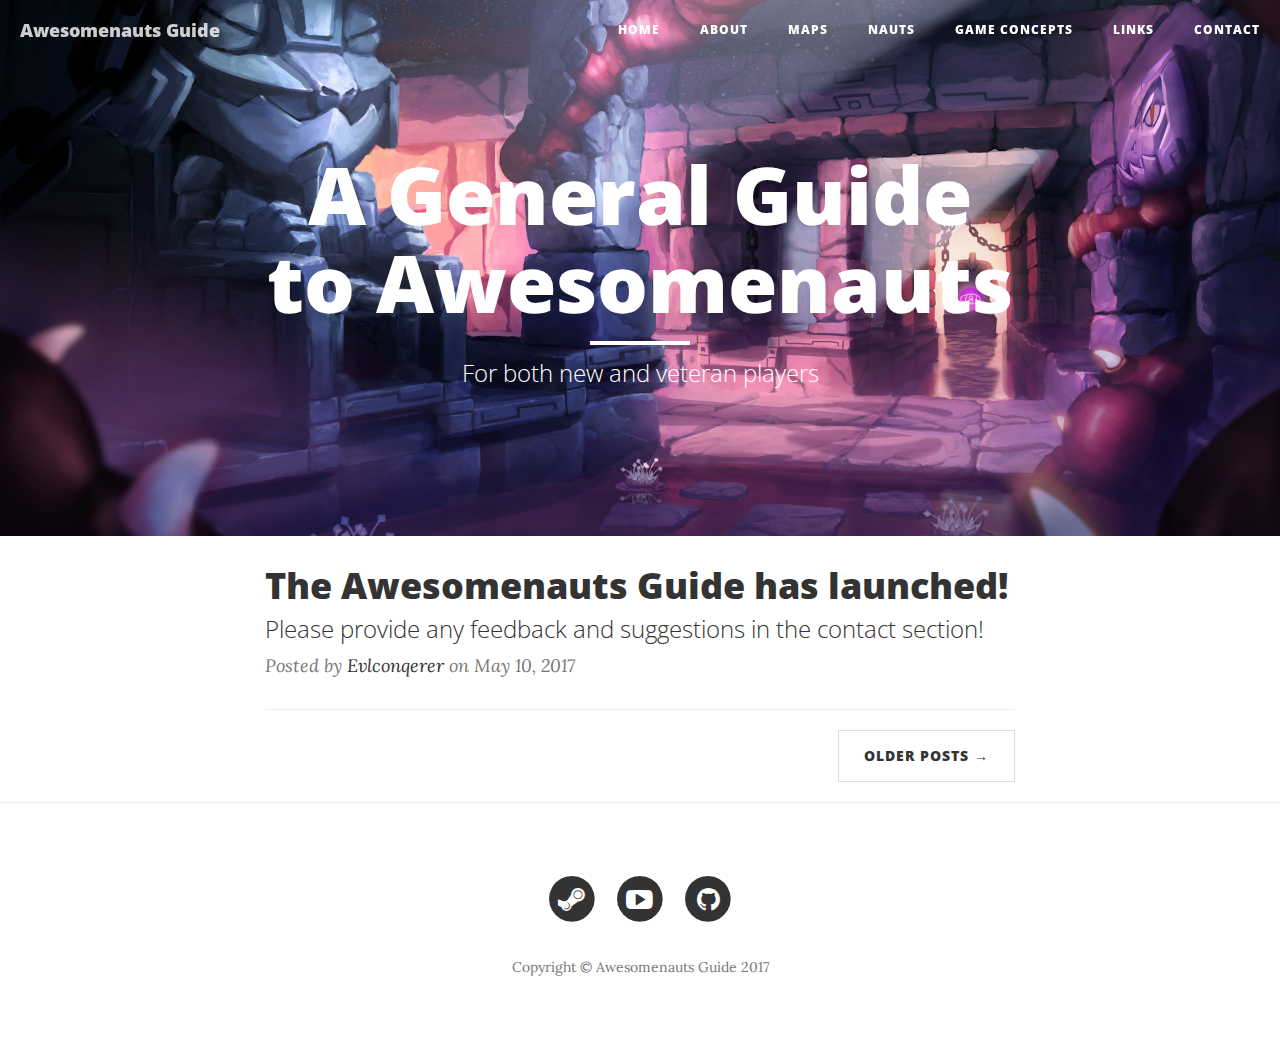
<file: index.html>
<!DOCTYPE html>
<html lang="en">

<head>

    <meta charset="utf-8">
    <meta http-equiv="X-UA-Compatible" content="IE=edge">
    <meta name="viewport" content="width=device-width, initial-scale=1">
    <meta name="description" content="">
    <meta name="author" content="">

    <title>Awesomenauts Guide</title>

    <!-- Bootstrap Core CSS -->
    <link href="vendor/bootstrap/css/bootstrap.min.css" rel="stylesheet">

    <!-- Theme CSS -->
    <link href="css/clean-blog.min.css" rel="stylesheet">

    <!-- Custom Fonts -->
    <link href="vendor/font-awesome/css/font-awesome.min.css" rel="stylesheet" type="text/css">
    <link href='https://fonts.googleapis.com/css?family=Lora:400,700,400italic,700italic' rel='stylesheet' type='text/css'>
    <link href='https://fonts.googleapis.com/css?family=Open+Sans:300italic,400italic,600italic,700italic,800italic,400,300,600,700,800' rel='stylesheet' type='text/css'>

    <!-- HTML5 Shim and Respond.js IE8 support of HTML5 elements and media queries -->
    <!-- WARNING: Respond.js doesn't work if you view the page via file:// -->
    <!--[if lt IE 9]>
        <script src="https://oss.maxcdn.com/libs/html5shiv/3.7.0/html5shiv.js"></script>
        <script src="https://oss.maxcdn.com/libs/respond.js/1.4.2/respond.min.js"></script>
    <![endif]-->

</head>

<body>

    <!-- Navigation -->
    <nav class="navbar navbar-default navbar-custom navbar-fixed-top">
        <div class="container-fluid">
            <!-- Brand and toggle get grouped for better mobile display -->
            <div class="navbar-header page-scroll">
                <button type="button" class="navbar-toggle" data-toggle="collapse" data-target="#bs-example-navbar-collapse-1">
                    <span class="sr-only">Toggle navigation</span>
                    Menu <i class="fa fa-bars"></i>
                </button>
                <a class="navbar-brand" href="index.html">Awesomenauts Guide</a>
                <!-- change later to logo -->
            </div>

            <!-- Collect the nav links, forms, and other content for toggling -->
            <div class="collapse navbar-collapse" id="bs-example-navbar-collapse-1">
                <ul class="nav navbar-nav navbar-right">
                    <li>
                        <a href="index.html">Home</a>
                    </li>
                    <li>
                        <a href="about.html">About</a>
                    </li>
                    <li>
                        <a href="maps.html">Maps</a>
                    </li>
                    <li>
                        <a href="nauts.html">Nauts</a>
                    </li>
                    <li>
                        <a href="concepts.html">Game Concepts</a>
                    </li>
                    <li>
                        <a href="links.html">Links</a>
                    </li>
                    <li>
                        <a href="contact.html">Contact</a>
                    </li>
                </ul>
            </div>
            <!-- /.navbar-collapse -->
        </div>
        <!-- /.container -->
    </nav>

    <!-- Page Header -->
    <!-- Set your background image for this header on the line below. -->
    <header class="intro-header" style="background-image: url('img/Aigullon.jpg')">
        <div class="container">
            <div class="row">
                <div class="col-lg-8 col-lg-offset-2 col-md-10 col-md-offset-1">
                    <div class="site-heading">
                        <h1>A General Guide to Awesomenauts</h1>
                        <hr class="small">
                        <span class="subheading">For both new and veteran players</span>
                    </div>
                </div>
            </div>
        </div>
    </header>

    <!-- Main Content -->
    <div class="container">
        <div class="row">
            <div class="col-lg-8 col-lg-offset-2 col-md-10 col-md-offset-1">
                <div class="post-preview">
                    <a href="post1.html">
                        <h2 class="post-title">
                            The Awesomenauts Guide has launched!
                        </h2>
                        <h3 class="post-subtitle">
                            Please provide any feedback and suggestions in the contact section!
                        </h3>
                    </a>
                    <p class="post-meta">Posted by <a href="#">Evlconqerer</a> on May 10, 2017</p>
                </div>
                <hr>
                <!-- Pager -->
                <ul class="pager">
                    <li class="next">
                        <a href="#">Older Posts &rarr;</a>
                    </li>
                </ul>
            </div>
        </div>
    </div>

    <hr>

    <!-- Footer -->
    <footer>
        <div class="container">
            <div class="row">
                <div class="col-lg-8 col-lg-offset-2 col-md-10 col-md-offset-1">
                    <ul class="list-inline text-center">
                        <li>
                            <a href="http://steamcommunity.com/id/Evlconqerer">
                                <span class="fa-stack fa-lg">
                                    <i class="fa fa-circle fa-stack-2x"></i>
                                    <i class="fa fa-steam fa-stack-1x fa-inverse"></i>
                                </span>
                            </a>
                        </li>
                        <li>
                            <a href="https://www.youtube.com/channel/UCYet9cDvnpNhZdE8vqAyo9Q">
                                <span class="fa-stack fa-lg">
                                    <i class="fa fa-circle fa-stack-2x"></i>
                                    <i class="fa fa-youtube-play fa-stack-1x fa-inverse"></i>
                                </span>
                            </a>
                        </li>
                        <li>
                            <a href="https://github.com/AwesomenautsGuide/awesomenautsguide.github.io">
                                <span class="fa-stack fa-lg">
                                    <i class="fa fa-circle fa-stack-2x"></i>
                                    <i class="fa fa-github fa-stack-1x fa-inverse"></i>
                                </span>
                            </a>
                        </li>
                    </ul>
                    <p class="copyright text-muted">Copyright &copy; Awesomenauts Guide 2017</p>
                </div>
            </div>
        </div>
    </footer>

    <!-- jQuery -->
    <script src="vendor/jquery/jquery.min.js"></script>

    <!-- Bootstrap Core JavaScript -->
    <script src="vendor/bootstrap/js/bootstrap.min.js"></script>

    <!-- Contact Form JavaScript -->
    <script src="js/jqBootstrapValidation.js"></script>
    <script src="js/contact_me.js"></script>

    <!-- Theme JavaScript -->
    <script src="js/clean-blog.min.js"></script>

</body>

</html>
</file>
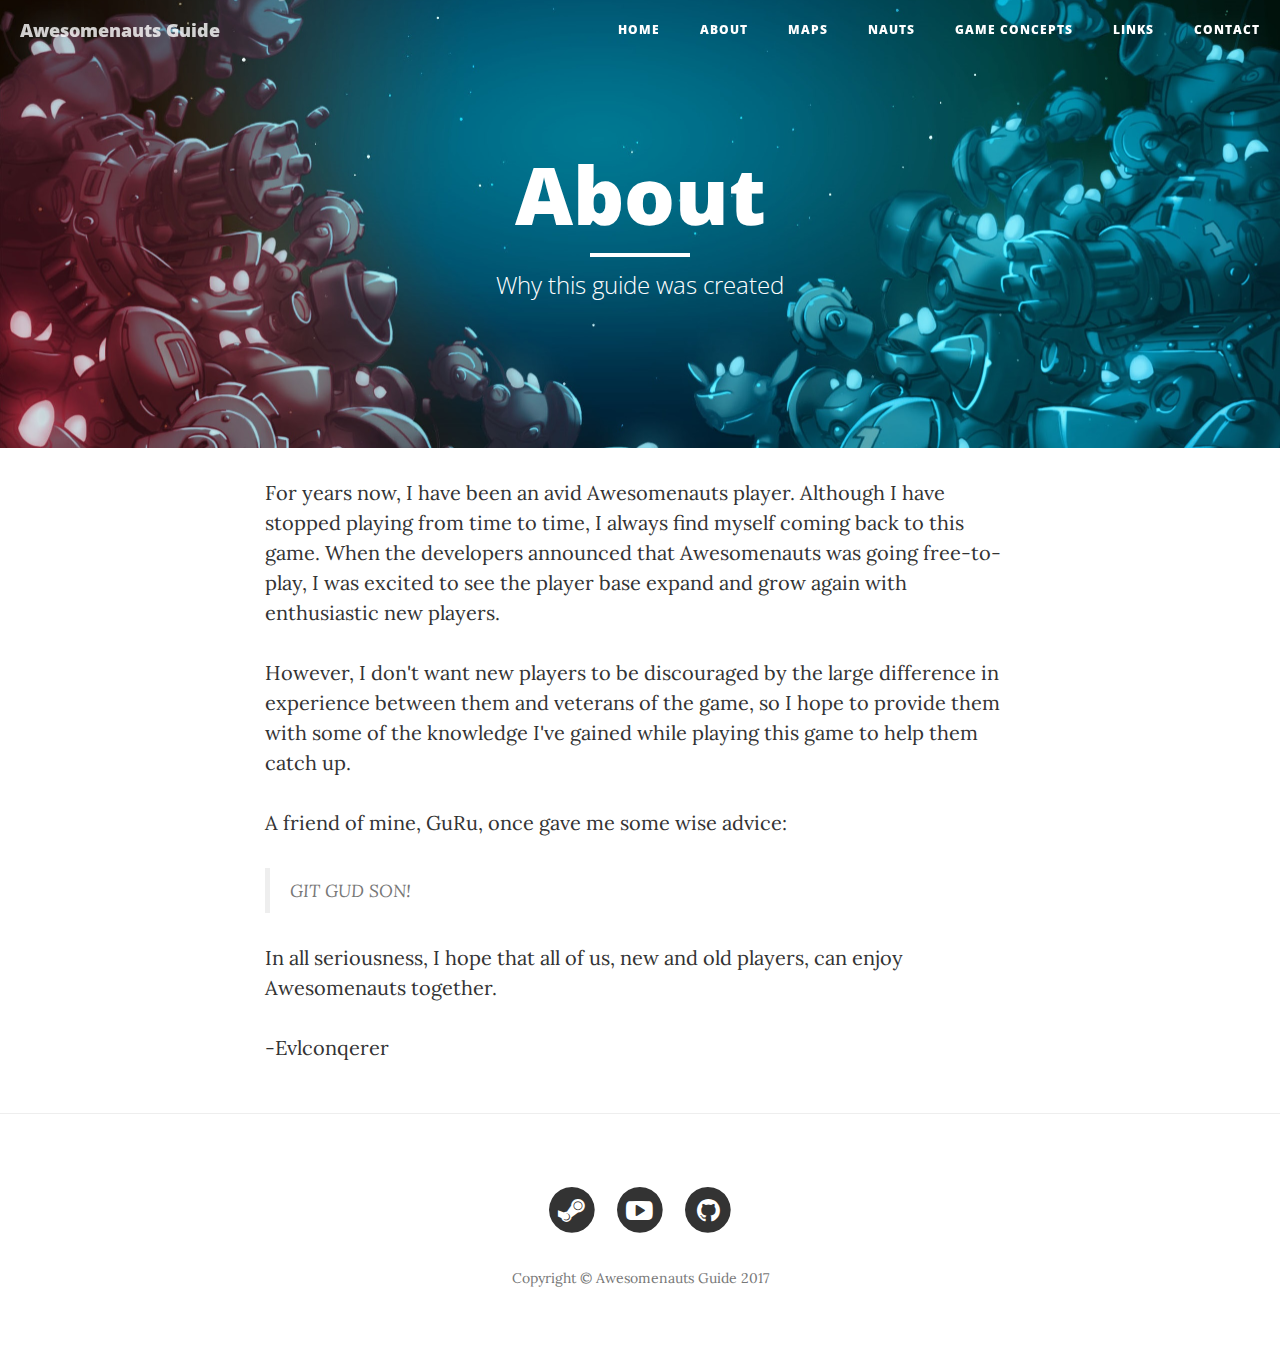
<file: about.html>
<!DOCTYPE html>
<html lang="en">

<head>

    <meta charset="utf-8">
    <meta http-equiv="X-UA-Compatible" content="IE=edge">
    <meta name="viewport" content="width=device-width, initial-scale=1">
    <meta name="description" content="">
    <meta name="author" content="">

    <title>About</title>

    <!-- Bootstrap Core CSS -->
    <link href="vendor/bootstrap/css/bootstrap.min.css" rel="stylesheet">

    <!-- Theme CSS -->
    <link href="css/clean-blog.min.css" rel="stylesheet">

    <!-- Custom Fonts -->
    <link href="vendor/font-awesome/css/font-awesome.min.css" rel="stylesheet" type="text/css">
    <link href='https://fonts.googleapis.com/css?family=Lora:400,700,400italic,700italic' rel='stylesheet' type='text/css'>
    <link href='https://fonts.googleapis.com/css?family=Open+Sans:300italic,400italic,600italic,700italic,800italic,400,300,600,700,800' rel='stylesheet' type='text/css'>

    <!-- HTML5 Shim and Respond.js IE8 support of HTML5 elements and media queries -->
    <!-- WARNING: Respond.js doesn't work if you view the page via file:// -->
    <!--[if lt IE 9]>
        <script src="https://oss.maxcdn.com/libs/html5shiv/3.7.0/html5shiv.js"></script>
        <script src="https://oss.maxcdn.com/libs/respond.js/1.4.2/respond.min.js"></script>
    <![endif]-->

</head>

<body>

    <!-- Navigation -->
    <nav class="navbar navbar-default navbar-custom navbar-fixed-top">
        <div class="container-fluid">
            <!-- Brand and toggle get grouped for better mobile display -->
            <div class="navbar-header page-scroll">
                <button type="button" class="navbar-toggle" data-toggle="collapse" data-target="#bs-example-navbar-collapse-1">
                    <span class="sr-only">Toggle navigation</span>
                    Menu <i class="fa fa-bars"></i>
                </button>
                <a class="navbar-brand" href="index.html">Awesomenauts Guide</a>
            </div>

            <!-- Collect the nav links, forms, and other content for toggling -->
            <div class="collapse navbar-collapse" id="bs-example-navbar-collapse-1">
                <ul class="nav navbar-nav navbar-right">
                    <li>
                        <a href="index.html">Home</a>
                    </li>
                    <li>
                        <a href="about.html">About</a>
                    </li>
                    <li>
                        <a href="maps.html">Maps</a>
                    </li>
                    <li>
                        <a href="nauts.html">Nauts</a>
                    </li>
                    <li>
                        <a href="concepts.html">Game Concepts</a>
                    </li>
                    <li>
                        <a href="links.html">Links</a>
                    </li>
                    <li>
                        <a href="contact.html">Contact</a>
                    </li>
                </ul>
            </div>
            <!-- /.navbar-collapse -->
        </div>
        <!-- /.container -->
    </nav>

    <!-- Page Header -->
    <!-- Set your background image for this header on the line below. -->
    <header class="intro-header" style="background-image: url('img/Droids.jpg')">
        <div class="container">
            <div class="row">
                <div class="col-lg-8 col-lg-offset-2 col-md-10 col-md-offset-1">
                    <div class="page-heading">
                        <h1>About</h1>
                        <hr class="small">
                        <span class="subheading">Why this guide was created</span>
                    </div>
                </div>
            </div>
        </div>
    </header>

    <!-- Main Content -->
    <div class="container">
        <div class="row">
            <div class="col-lg-8 col-lg-offset-2 col-md-10 col-md-offset-1">
                <p>For years now, I have been an avid Awesomenauts player. Although I have stopped playing from time to time, I always find myself coming back to this game. When the developers announced that Awesomenauts was going free-to-play, I was excited to see the player base expand and grow again with enthusiastic new players.</p>
                <p>However, I don't want new players to be discouraged by the large difference in experience between them and veterans of the game, so I hope to provide them with some of the knowledge I've gained while playing this game to help them catch up.</p>
                <p>A friend of mine, GuRu, once gave me some wise advice:</p>
                <blockquote>GIT GUD SON!</blockquote>
                <p>In all seriousness, I hope that all of us, new and old players, can enjoy Awesomenauts together.</p>
                <p>-Evlconqerer</p>
            </div>
        </div>
    </div>

    <hr>

    <!-- Footer -->
    <footer>
        <div class="container">
            <div class="row">
                <div class="col-lg-8 col-lg-offset-2 col-md-10 col-md-offset-1">
                    <ul class="list-inline text-center">
                        <li>
                            <a href="http://steamcommunity.com/id/Evlconqerer">
                                <span class="fa-stack fa-lg">
                                    <i class="fa fa-circle fa-stack-2x"></i>
                                    <i class="fa fa-steam fa-stack-1x fa-inverse"></i>
                                </span>
                            </a>
                        </li>
                        <li>
                            <a href="https://www.youtube.com/channel/UCYet9cDvnpNhZdE8vqAyo9Q">
                                <span class="fa-stack fa-lg">
                                    <i class="fa fa-circle fa-stack-2x"></i>
                                    <i class="fa fa-youtube-play fa-stack-1x fa-inverse"></i>
                                </span>
                            </a>
                        </li>
                        <li>
                            <a href="https://github.com/AwesomenautsGuide/awesomenautsguide.github.io">
                                <span class="fa-stack fa-lg">
                                    <i class="fa fa-circle fa-stack-2x"></i>
                                    <i class="fa fa-github fa-stack-1x fa-inverse"></i>
                                </span>
                            </a>
                        </li>
                    </ul>
                    <p class="copyright text-muted">Copyright &copy; Awesomenauts Guide 2017</p>
                </div>
            </div>
        </div>
    </footer>

    <!-- jQuery -->
    <script src="vendor/jquery/jquery.min.js"></script>

    <!-- Bootstrap Core JavaScript -->
    <script src="vendor/bootstrap/js/bootstrap.min.js"></script>

    <!-- Contact Form JavaScript -->
    <script src="js/jqBootstrapValidation.js"></script>
    <script src="js/contact_me.js"></script>

    <!-- Theme JavaScript -->
    <script src="js/clean-blog.min.js"></script>

</body>

</html>
</file>
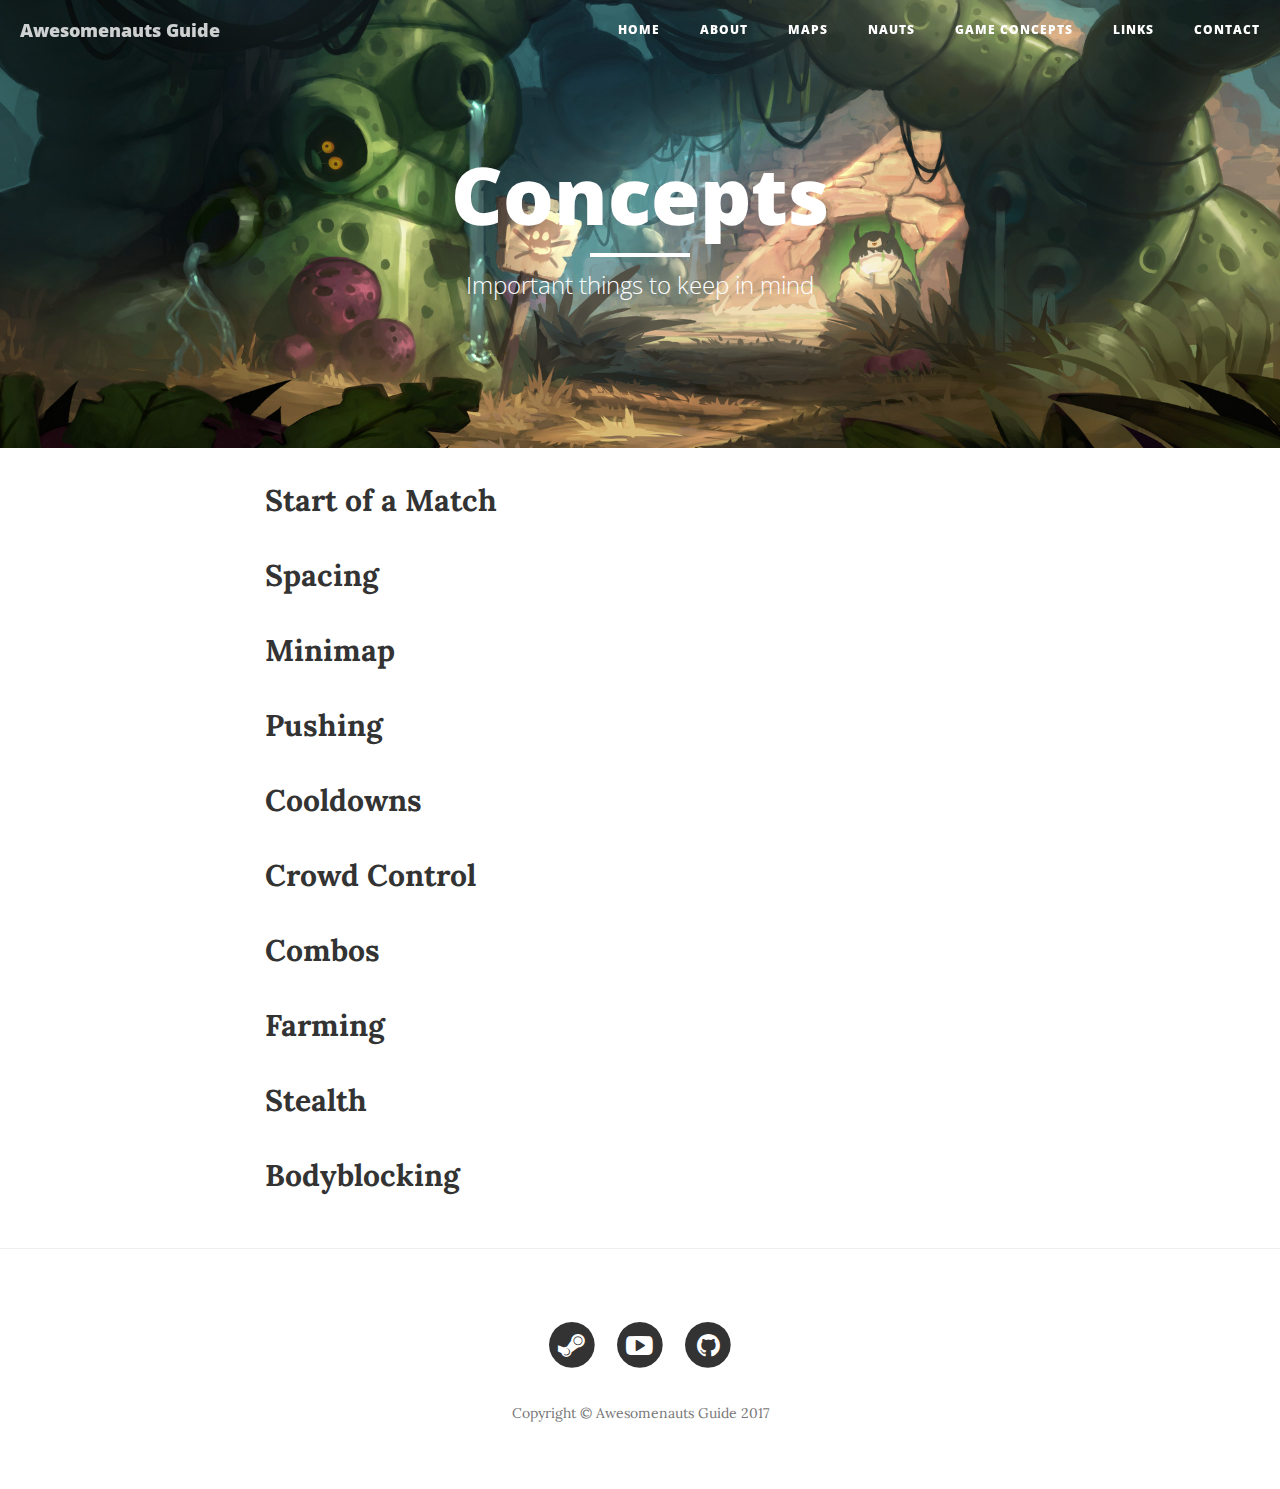
<file: concepts.html>
<!DOCTYPE html>
<html lang="en">

<head>

    <meta charset="utf-8">
    <meta http-equiv="X-UA-Compatible" content="IE=edge">
    <meta name="viewport" content="width=device-width, initial-scale=1">
    <meta name="description" content="">
    <meta name="author" content="">

    <title>Concepts</title>

    <!-- Bootstrap Core CSS -->
    <link href="vendor/bootstrap/css/bootstrap.min.css" rel="stylesheet">

    <!-- Theme CSS -->
    <link href="css/clean-blog.min.css" rel="stylesheet">

    <!-- Custom Fonts -->
    <link href="vendor/font-awesome/css/font-awesome.min.css" rel="stylesheet" type="text/css">
    <link href='https://fonts.googleapis.com/css?family=Lora:400,700,400italic,700italic' rel='stylesheet' type='text/css'>
    <link href='https://fonts.googleapis.com/css?family=Open+Sans:300italic,400italic,600italic,700italic,800italic,400,300,600,700,800' rel='stylesheet' type='text/css'>

    <!-- HTML5 Shim and Respond.js IE8 support of HTML5 elements and media queries -->
    <!-- WARNING: Respond.js doesn't work if you view the page via file:// -->
    <!--[if lt IE 9]>
        <script src="https://oss.maxcdn.com/libs/html5shiv/3.7.0/html5shiv.js"></script>
        <script src="https://oss.maxcdn.com/libs/respond.js/1.4.2/respond.min.js"></script>
    <![endif]-->

</head>

<body>

    <!-- Navigation -->
    <nav class="navbar navbar-default navbar-custom navbar-fixed-top">
        <div class="container-fluid">
            <!-- Brand and toggle get grouped for better mobile display -->
            <div class="navbar-header page-scroll">
                <button type="button" class="navbar-toggle" data-toggle="collapse" data-target="#bs-example-navbar-collapse-1">
                    <span class="sr-only">Toggle navigation</span>
                    Menu <i class="fa fa-bars"></i>
                </button>
                <a class="navbar-brand" href="index.html">Awesomenauts Guide</a>
            </div>

            <!-- Collect the nav links, forms, and other content for toggling -->
            <div class="collapse navbar-collapse" id="bs-example-navbar-collapse-1">
                <ul class="nav navbar-nav navbar-right">
                    <li>
                        <a href="index.html">Home</a>
                    </li>
                    <li>
                        <a href="about.html">About</a>
                    </li>
                    <li>
                        <a href="maps.html">Maps</a>
                    </li>
                    <li>
                        <a href="nauts.html">Nauts</a>
                    </li>
                    <li>
                        <a href="concepts.html">Game Concepts</a>
                    </li>
                    <li>
                        <a href="links.html">Links</a>
                    </li>
                    <li>
                        <a href="contact.html">Contact</a>
                    </li>
                </ul>
            </div>
            <!-- /.navbar-collapse -->
        </div>
        <!-- /.container -->
    </nav>

    <!-- Page Header -->
    <!-- Set your background image for this header on the line below. -->
    <header class="intro-header" style="background-image: url('img/Ribbit.jpg')">
        <div class="container">
            <div class="row">
                <div class="col-lg-8 col-lg-offset-2 col-md-10 col-md-offset-1">
                    <div class="page-heading">
                        <h1>Concepts</h1>
                        <hr class="small">
                        <span class="subheading">Important things to keep in mind</span>
                    </div>
                </div>
            </div>
        </div>
    </header>

    <!-- Main Content -->
    <div class="container">
        <div class="row">
            <div class="col-lg-8 col-lg-offset-2 col-md-10 col-md-offset-1">
                <p><b style="font-size:150%;">Start of a Match</b></p>
                <p><b style="font-size:150%;">Spacing</b></p>
                <p><b style="font-size:150%;">Minimap</b></p>
                <p><b style="font-size:150%;">Pushing</b></p>
                <p><b style="font-size:150%;">Cooldowns</b></p>
                <p><b style="font-size:150%;">Crowd Control</b></p>
                <p><b style="font-size:150%;">Combos</b></p>
                <p><b style="font-size:150%;">Farming</b></p>
                <p><b style="font-size:150%;">Stealth</b></p>
                <p><b style="font-size:150%;">Bodyblocking</b></p>
            </div>
        </div>
    </div>

    <hr>

    <!-- Footer -->
    <footer>
        <div class="container">
            <div class="row">
                <div class="col-lg-8 col-lg-offset-2 col-md-10 col-md-offset-1">
                    <ul class="list-inline text-center">
                        <li>
                            <a href="http://steamcommunity.com/id/Evlconqerer">
                                <span class="fa-stack fa-lg">
                                    <i class="fa fa-circle fa-stack-2x"></i>
                                    <i class="fa fa-steam fa-stack-1x fa-inverse"></i>
                                </span>
                            </a>
                        </li>
                        <li>
                            <a href="https://www.youtube.com/channel/UCYet9cDvnpNhZdE8vqAyo9Q">
                                <span class="fa-stack fa-lg">
                                    <i class="fa fa-circle fa-stack-2x"></i>
                                    <i class="fa fa-youtube-play fa-stack-1x fa-inverse"></i>
                                </span>
                            </a>
                        </li>
                        <li>
                            <a href="https://github.com/AwesomenautsGuide/awesomenautsguide.github.io">
                                <span class="fa-stack fa-lg">
                                    <i class="fa fa-circle fa-stack-2x"></i>
                                    <i class="fa fa-github fa-stack-1x fa-inverse"></i>
                                </span>
                            </a>
                        </li>
                    </ul>
                    <p class="copyright text-muted">Copyright &copy; Awesomenauts Guide 2017</p>
                </div>
            </div>
        </div>
    </footer>

    <!-- jQuery -->
    <script src="vendor/jquery/jquery.min.js"></script>

    <!-- Bootstrap Core JavaScript -->
    <script src="vendor/bootstrap/js/bootstrap.min.js"></script>

    <!-- Contact Form JavaScript -->
    <script src="js/jqBootstrapValidation.js"></script>
    <script src="js/contact_me.js"></script>

    <!-- Theme JavaScript -->
    <script src="js/clean-blog.min.js"></script>

</body>

</html>
</file>
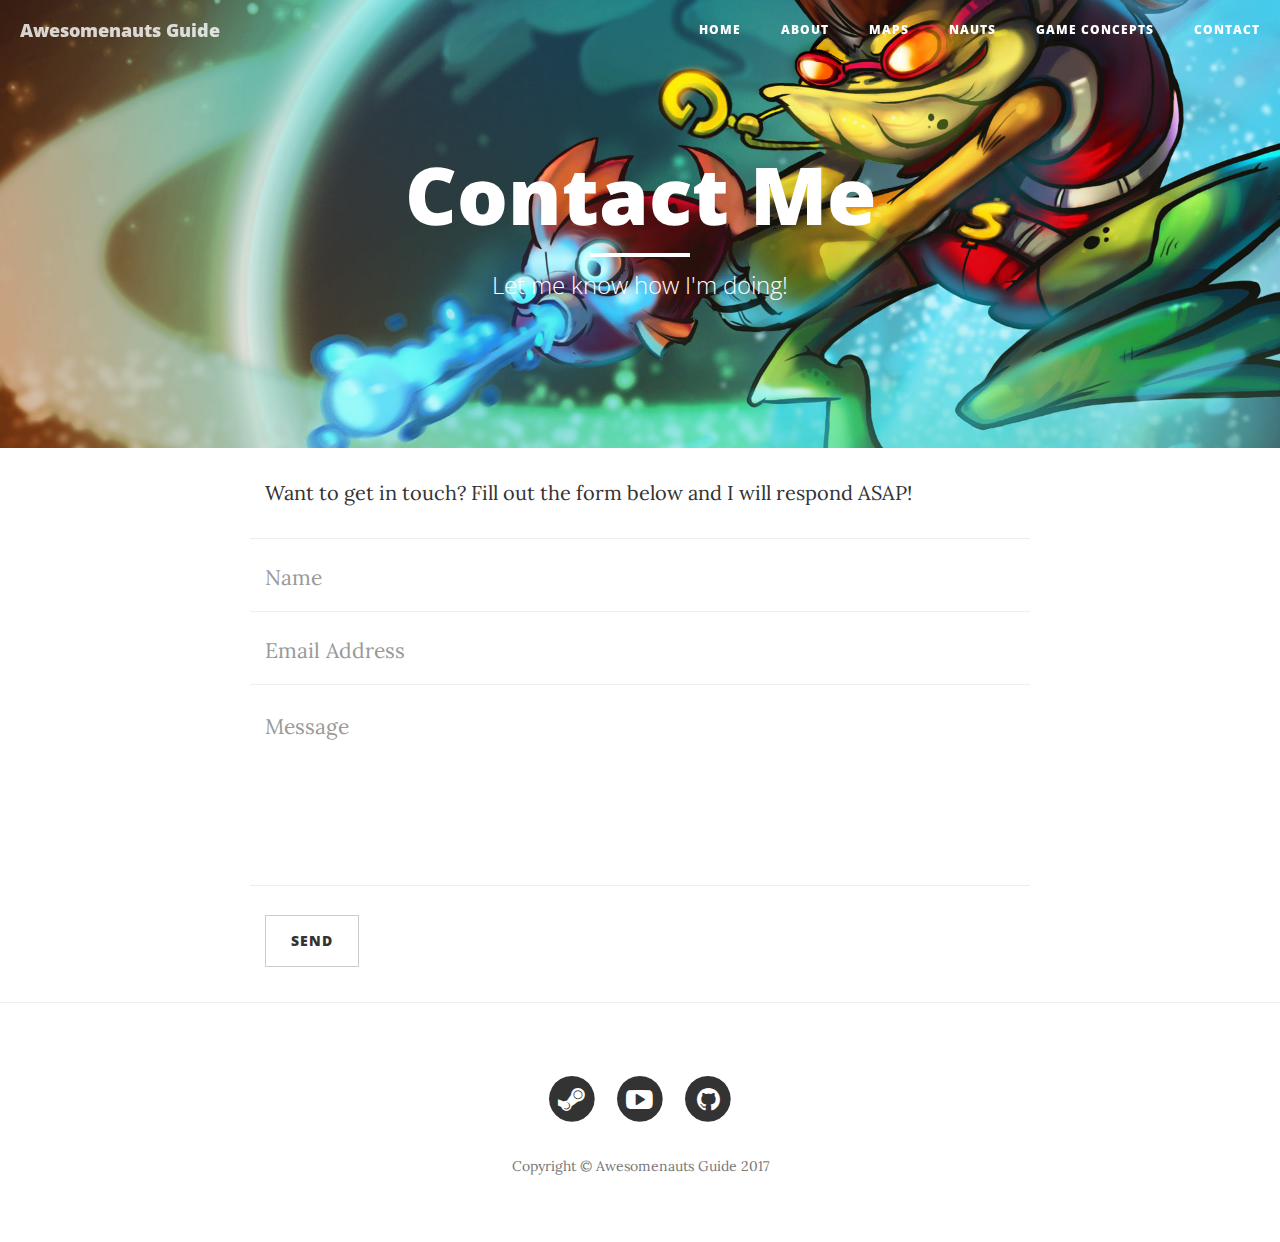
<file: contact.html>
<!DOCTYPE html>
<html lang="en">

<head>

    <meta charset="utf-8">
    <meta http-equiv="X-UA-Compatible" content="IE=edge">
    <meta name="viewport" content="width=device-width, initial-scale=1">
    <meta name="description" content="">
    <meta name="author" content="">

    <title>Contact Me</title>

    <!-- Bootstrap Core CSS -->
    <link href="vendor/bootstrap/css/bootstrap.min.css" rel="stylesheet">

    <!-- Theme CSS -->
    <link href="css/clean-blog.min.css" rel="stylesheet">

    <!-- Custom Fonts -->
    <link href="vendor/font-awesome/css/font-awesome.min.css" rel="stylesheet" type="text/css">
    <link href='https://fonts.googleapis.com/css?family=Lora:400,700,400italic,700italic' rel='stylesheet' type='text/css'>
    <link href='https://fonts.googleapis.com/css?family=Open+Sans:300italic,400italic,600italic,700italic,800italic,400,300,600,700,800' rel='stylesheet' type='text/css'>

    <!-- HTML5 Shim and Respond.js IE8 support of HTML5 elements and media queries -->
    <!-- WARNING: Respond.js doesn't work if you view the page via file:// -->
    <!--[if lt IE 9]>
        <script src="https://oss.maxcdn.com/libs/html5shiv/3.7.0/html5shiv.js"></script>
        <script src="https://oss.maxcdn.com/libs/respond.js/1.4.2/respond.min.js"></script>
    <![endif]-->

</head>

<body>

    <!-- Navigation -->
    <nav class="navbar navbar-default navbar-custom navbar-fixed-top">
        <div class="container-fluid">
            <!-- Brand and toggle get grouped for better mobile display -->
            <div class="navbar-header page-scroll">
                <button type="button" class="navbar-toggle" data-toggle="collapse" data-target="#bs-example-navbar-collapse-1">
                    <span class="sr-only">Toggle navigation</span>
                    Menu <i class="fa fa-bars"></i>
                </button>
                <a class="navbar-brand" href="index.html">Awesomenauts Guide</a>
            </div>

            <!-- Collect the nav links, forms, and other content for toggling -->
            <div class="collapse navbar-collapse" id="bs-example-navbar-collapse-1">
                <ul class="nav navbar-nav navbar-right">
                    <li>
                        <a href="index.html">Home</a>
                    </li>
                    <li>
                        <a href="about.html">About</a>
                    </li>
                    <li>
                        <a href="maps.html">Maps</a>
                    </li>
                    <li>
                        <a href="nauts.html">Nauts</a>
                    </li>
                    <li>
                        <a href="concepts.html">Game Concepts</a>
                    </li>
                    <li>
                        <a href="contact.html">Contact</a>
                    </li>
                </ul>
            </div>
            <!-- /.navbar-collapse -->
        </div>
        <!-- /.container -->
    </nav>

    <!-- Page Header -->
    <!-- Set your background image for this header on the line below. -->
    <header class="intro-header" style="background-image: url('img/AwesomenautsContact.jpg')">
        <div class="container">
            <div class="row">
                <div class="col-lg-8 col-lg-offset-2 col-md-10 col-md-offset-1">
                    <div class="page-heading">
                        <h1>Contact Me</h1>
                        <hr class="small">
                        <span class="subheading">Let me know how I'm doing!</span>
                    </div>
                </div>
            </div>
        </div>
    </header>

    <!-- Main Content -->
    <div class="container">
        <div class="row">
            <div class="col-lg-8 col-lg-offset-2 col-md-10 col-md-offset-1">
                <p>Want to get in touch? Fill out the form below and I will respond ASAP!</p>
                <form name="sentMessage" id="contactForm" novalidates action="https://formspree.io/jon.lin24@gmail.com" method="POST">
                    <div class="row control-group">
                        <div class="form-group col-xs-12 floating-label-form-group controls">
                            <label>Name</label>
                            <input type="text" class="form-control" placeholder="Name" id="name" name="name" required data-validation-required-message="Please enter your name.">
                            <p class="help-block text-danger"></p>
                        </div>
                    </div>
                    <div class="row control-group">
                        <div class="form-group col-xs-12 floating-label-form-group controls">
                            <label>Email Address</label>
                            <input type="email" class="form-control" placeholder="Email Address" id="email" name="_replyto" required data-validation-required-message="Please enter your email address.">
                            <p class="help-block text-danger"></p>
                        </div>
                    </div>
                    <div class="row control-group">
                        <div class="form-group col-xs-12 floating-label-form-group controls">
                            <label>Message</label>
                            <textarea rows="5" class="form-control" placeholder="Message" id="message" name="message" required data-validation-required-message="Please enter a message."></textarea>
                            <p class="help-block text-danger"></p>
                        </div>
                    </div>
                    <input type="text" name="_gotcha" style="display:none" />
                    <br>
                    <div id="success"></div>
                    <div class="row">
                        <div class="form-group col-xs-12">
                            <button type="submit" value="Send" class="btn btn-default">Send</button>
                        </div>
                    </div>
                </form>
            </div>
        </div>
    </div>

    <hr>

    <!-- Footer -->
    <footer>
        <div class="container">
            <div class="row">
                <div class="col-lg-8 col-lg-offset-2 col-md-10 col-md-offset-1">
                    <ul class="list-inline text-center">
                        <li>
                            <a href="http://steamcommunity.com/id/Evlconqerer">
                                <span class="fa-stack fa-lg">
                                    <i class="fa fa-circle fa-stack-2x"></i>
                                    <i class="fa fa-steam fa-stack-1x fa-inverse"></i>
                                </span>
                            </a>
                        </li>
                        <li>
                            <a href="https://www.youtube.com/channel/UCYet9cDvnpNhZdE8vqAyo9Q">
                                <span class="fa-stack fa-lg">
                                    <i class="fa fa-circle fa-stack-2x"></i>
                                    <i class="fa fa-youtube-play fa-stack-1x fa-inverse"></i>
                                </span>
                            </a>
                        </li>
                        <li>
                            <a href="https://github.com/AwesomenautsGuide/awesomenautsguide.github.io">
                                <span class="fa-stack fa-lg">
                                    <i class="fa fa-circle fa-stack-2x"></i>
                                    <i class="fa fa-github fa-stack-1x fa-inverse"></i>
                                </span>
                            </a>
                        </li>
                    </ul>
                    <p class="copyright text-muted">Copyright &copy; Awesomenauts Guide 2017</p>
                </div>
            </div>
        </div>
    </footer>

    <!-- jQuery -->
    <script src="vendor/jquery/jquery.min.js"></script>

    <!-- Bootstrap Core JavaScript -->
    <script src="vendor/bootstrap/js/bootstrap.min.js"></script>

    <!-- Contact Form JavaScript -->
    <script src="js/jqBootstrapValidation.js"></script>
    <script src="js/contact_me.js"></script>

    <!-- Theme JavaScript -->
    <script src="js/clean-blog.min.js"></script>

</body>

</html>
</file>
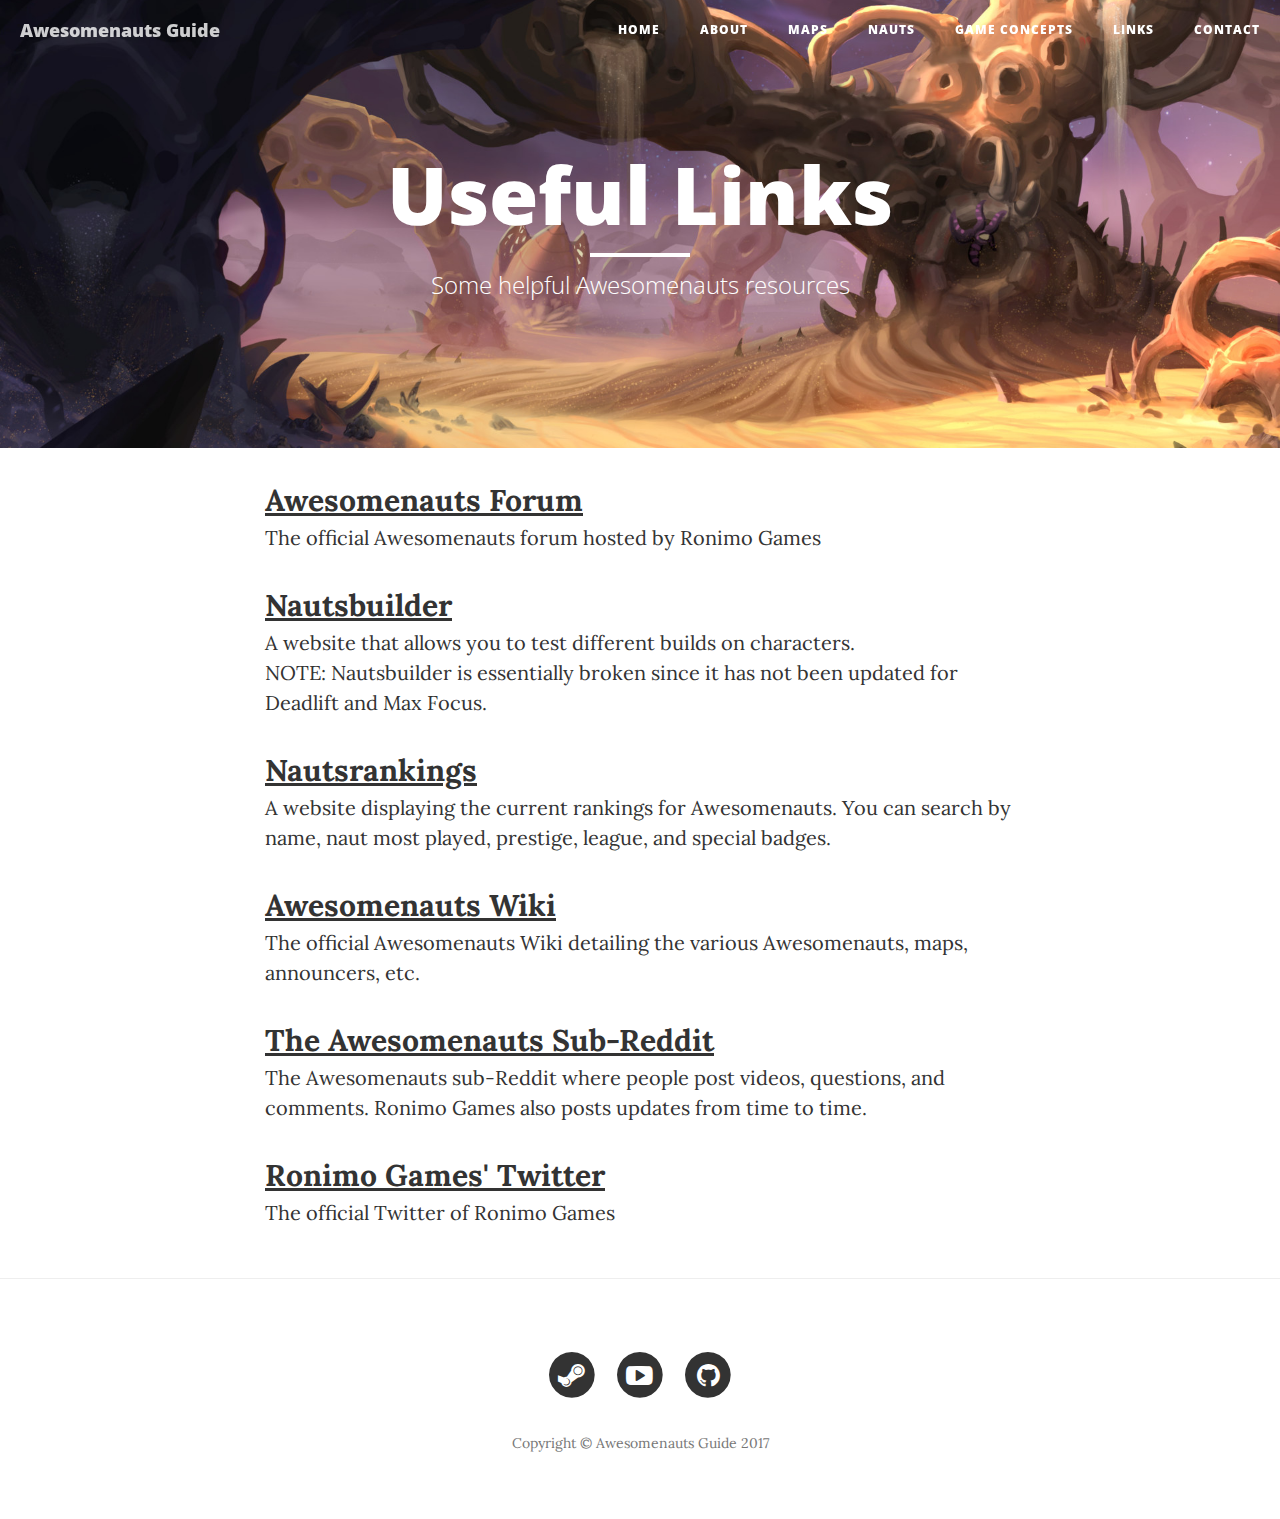
<file: links.html>
<!DOCTYPE html>
<html lang="en">

<head>

    <meta charset="utf-8">
    <meta http-equiv="X-UA-Compatible" content="IE=edge">
    <meta name="viewport" content="width=device-width, initial-scale=1">
    <meta name="description" content="">
    <meta name="author" content="">

    <title>Links</title>

    <!-- Bootstrap Core CSS -->
    <link href="vendor/bootstrap/css/bootstrap.min.css" rel="stylesheet">

    <!-- Theme CSS -->
    <link href="css/clean-blog.min.css" rel="stylesheet">

    <!-- Custom Fonts -->
    <link href="vendor/font-awesome/css/font-awesome.min.css" rel="stylesheet" type="text/css">
    <link href='https://fonts.googleapis.com/css?family=Lora:400,700,400italic,700italic' rel='stylesheet' type='text/css'>
    <link href='https://fonts.googleapis.com/css?family=Open+Sans:300italic,400italic,600italic,700italic,800italic,400,300,600,700,800' rel='stylesheet' type='text/css'>

    <!-- HTML5 Shim and Respond.js IE8 support of HTML5 elements and media queries -->
    <!-- WARNING: Respond.js doesn't work if you view the page via file:// -->
    <!--[if lt IE 9]>
        <script src="https://oss.maxcdn.com/libs/html5shiv/3.7.0/html5shiv.js"></script>
        <script src="https://oss.maxcdn.com/libs/respond.js/1.4.2/respond.min.js"></script>
    <![endif]-->

</head>

<body>

    <!-- Navigation -->
    <nav class="navbar navbar-default navbar-custom navbar-fixed-top">
        <div class="container-fluid">
            <!-- Brand and toggle get grouped for better mobile display -->
            <div class="navbar-header page-scroll">
                <button type="button" class="navbar-toggle" data-toggle="collapse" data-target="#bs-example-navbar-collapse-1">
                    <span class="sr-only">Toggle navigation</span>
                    Menu <i class="fa fa-bars"></i>
                </button>
                <a class="navbar-brand" href="index.html">Awesomenauts Guide</a>
            </div>

            <!-- Collect the nav links, forms, and other content for toggling -->
            <div class="collapse navbar-collapse" id="bs-example-navbar-collapse-1">
                <ul class="nav navbar-nav navbar-right">
                    <li>
                        <a href="index.html">Home</a>
                    </li>
                    <li>
                        <a href="about.html">About</a>
                    </li>
                    <li>
                        <a href="maps.html">Maps</a>
                    </li>
                    <li>
                        <a href="nauts.html">Nauts</a>
                    </li>
                    <li>
                        <a href="concepts.html">Game Concepts</a>
                    </li>
                    <li>
                        <a href="links.html">Links</a>
                    </li>
                    <li>
                        <a href="contact.html">Contact</a>
                    </li>
                </ul>
            </div>
            <!-- /.navbar-collapse -->
        </div>
        <!-- /.container -->
    </nav>

    <!-- Page Header -->
    <!-- Set your background image for this header on the line below. -->
    <header class="intro-header" style="background-image: url('img/Sorona.jpg')">
        <div class="container">
            <div class="row">
                <div class="col-lg-8 col-lg-offset-2 col-md-10 col-md-offset-1">
                    <div class="page-heading">
                        <h1>Useful Links</h1>
                        <hr class="small">
                        <span class="subheading">Some helpful Awesomenauts resources</span>
                    </div>
                </div>
            </div>
        </div>
    </header>

    <!-- Main Content -->
    <div class="container">
        <div class="row">
            <div class="col-lg-8 col-lg-offset-2 col-md-10 col-md-offset-1">
                <p><b style="font-size:150%;"><a href="https://www.awesomenauts.com/forum/viewforum.php?f=6">Awesomenauts Forum</a></b><br>The official Awesomenauts forum hosted by Ronimo Games</p>
                <p><b style="font-size:150%;"><a href="https://www.nautsbuilder.com">Nautsbuilder</a></b><br>A website that allows you to test different builds on characters.<br>NOTE: Nautsbuilder is essentially broken since it has not been updated for Deadlift and Max Focus.</p>
                <p><b style="font-size:150%;"><a href="https://www.nautsrankings.com">Nautsrankings</a></b><br>A website displaying the current rankings for Awesomenauts. You can search by name, naut most played, prestige, league, and special badges.</p>
                <p><b style="font-size:150%;"><a href="http://awesomenauts.gamepedia.com/Awesomenauts_Wiki">Awesomenauts Wiki</a></b><br>The official Awesomenauts Wiki detailing the various Awesomenauts, maps, announcers, etc.</p>
                <p><b style="font-size:150%;"><a href="https://www.reddit.com/r/Awesomenauts/">The Awesomenauts Sub-Reddit</a></b><br>The Awesomenauts sub-Reddit where people post videos, questions, and comments. Ronimo Games also posts updates from time to time.</p>
                <p><b style="font-size:150%;"><a href="https://twitter.com/RonimoGames?ref_src=twsrc%5Egoogle%7Ctwcamp%5Eserp%7Ctwgr%5Eauthor">Ronimo Games' Twitter</a></b><br>The official Twitter of Ronimo Games</p>
            </div>
        </div>
    </div>

    <hr>

    <!-- Footer -->
    <footer>
        <div class="container">
            <div class="row">
                <div class="col-lg-8 col-lg-offset-2 col-md-10 col-md-offset-1">
                    <ul class="list-inline text-center">
                        <li>
                            <a href="http://steamcommunity.com/id/Evlconqerer">
                                <span class="fa-stack fa-lg">
                                    <i class="fa fa-circle fa-stack-2x"></i>
                                    <i class="fa fa-steam fa-stack-1x fa-inverse"></i>
                                </span>
                            </a>
                        </li>
                        <li>
                            <a href="https://www.youtube.com/channel/UCYet9cDvnpNhZdE8vqAyo9Q">
                                <span class="fa-stack fa-lg">
                                    <i class="fa fa-circle fa-stack-2x"></i>
                                    <i class="fa fa-youtube-play fa-stack-1x fa-inverse"></i>
                                </span>
                            </a>
                        </li>
                        <li>
                            <a href="https://github.com/AwesomenautsGuide/awesomenautsguide.github.io">
                                <span class="fa-stack fa-lg">
                                    <i class="fa fa-circle fa-stack-2x"></i>
                                    <i class="fa fa-github fa-stack-1x fa-inverse"></i>
                                </span>
                            </a>
                        </li>
                    </ul>
                    <p class="copyright text-muted">Copyright &copy; Awesomenauts Guide 2017</p>
                </div>
            </div>
        </div>
    </footer>

    <!-- jQuery -->
    <script src="vendor/jquery/jquery.min.js"></script>

    <!-- Bootstrap Core JavaScript -->
    <script src="vendor/bootstrap/js/bootstrap.min.js"></script>

    <!-- Contact Form JavaScript -->
    <script src="js/jqBootstrapValidation.js"></script>
    <script src="js/contact_me.js"></script>

    <!-- Theme JavaScript -->
    <script src="js/clean-blog.min.js"></script>

</body>

</html>
</file>
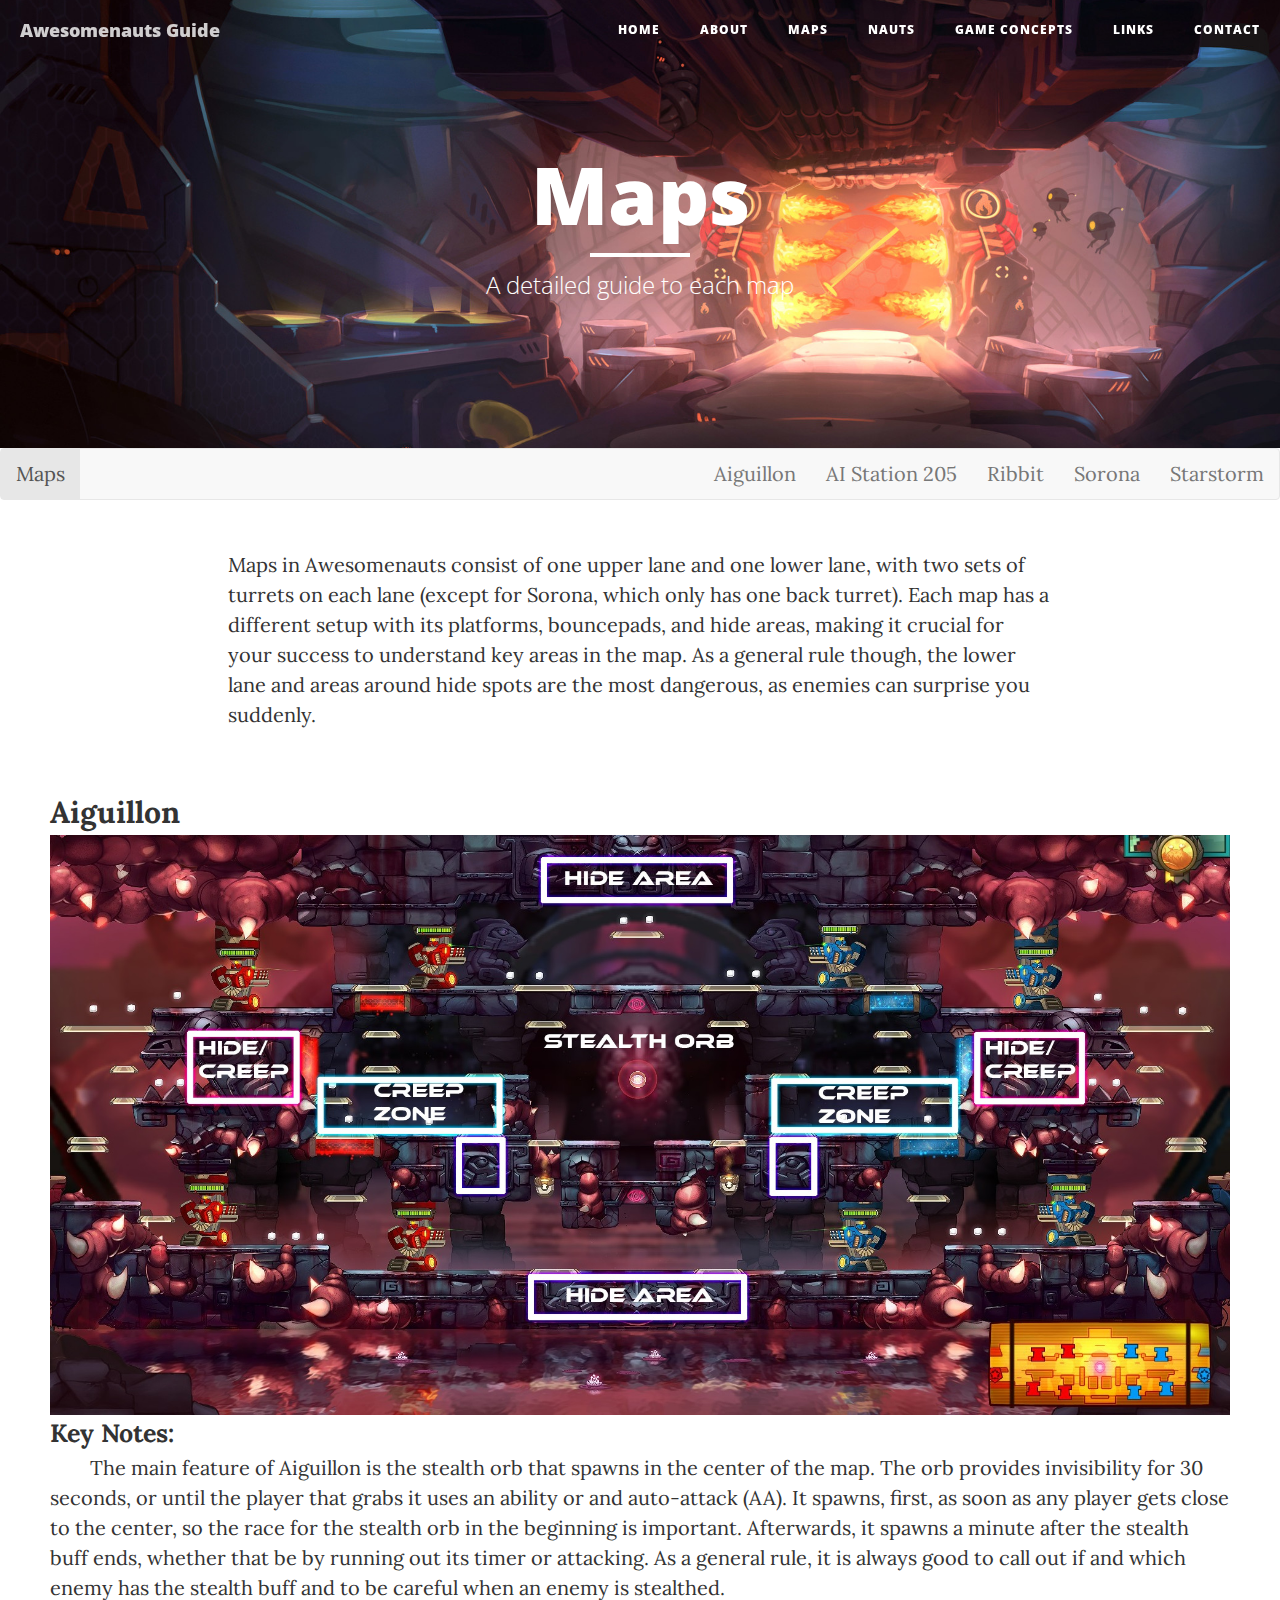
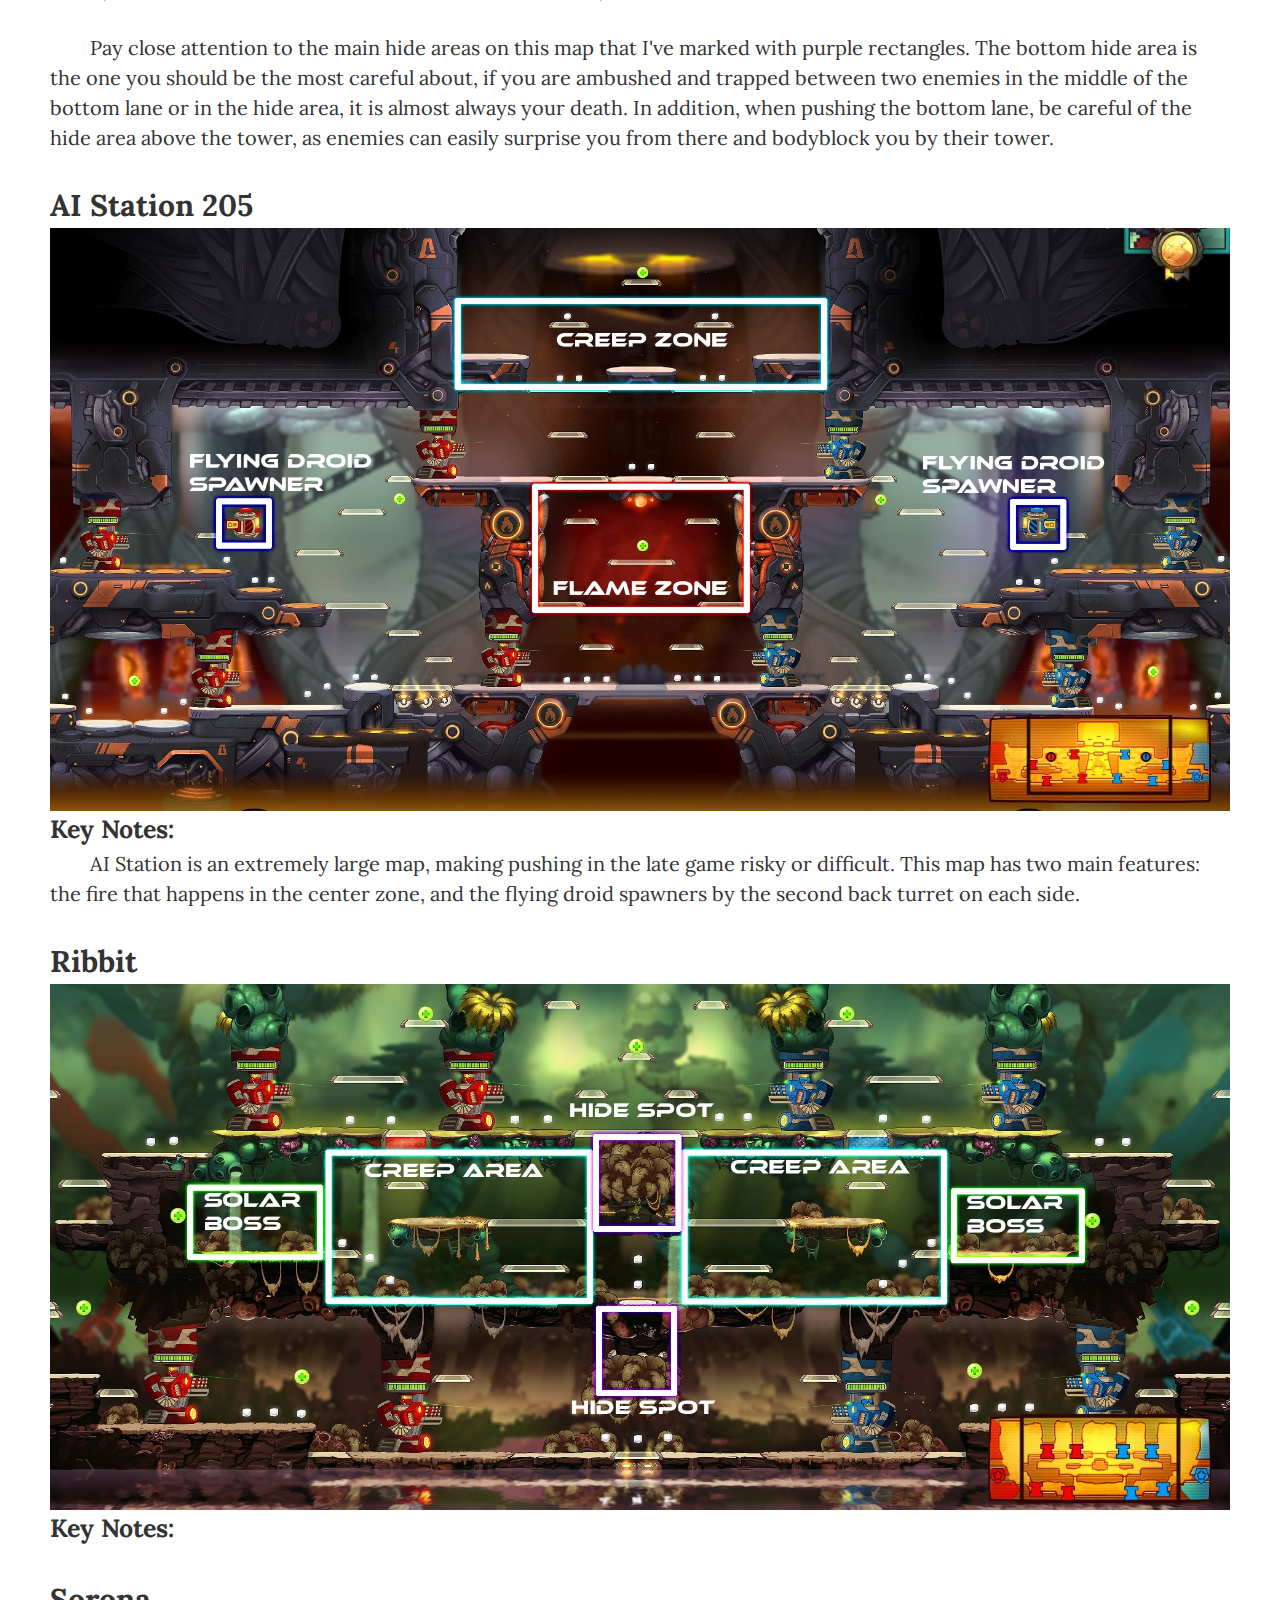
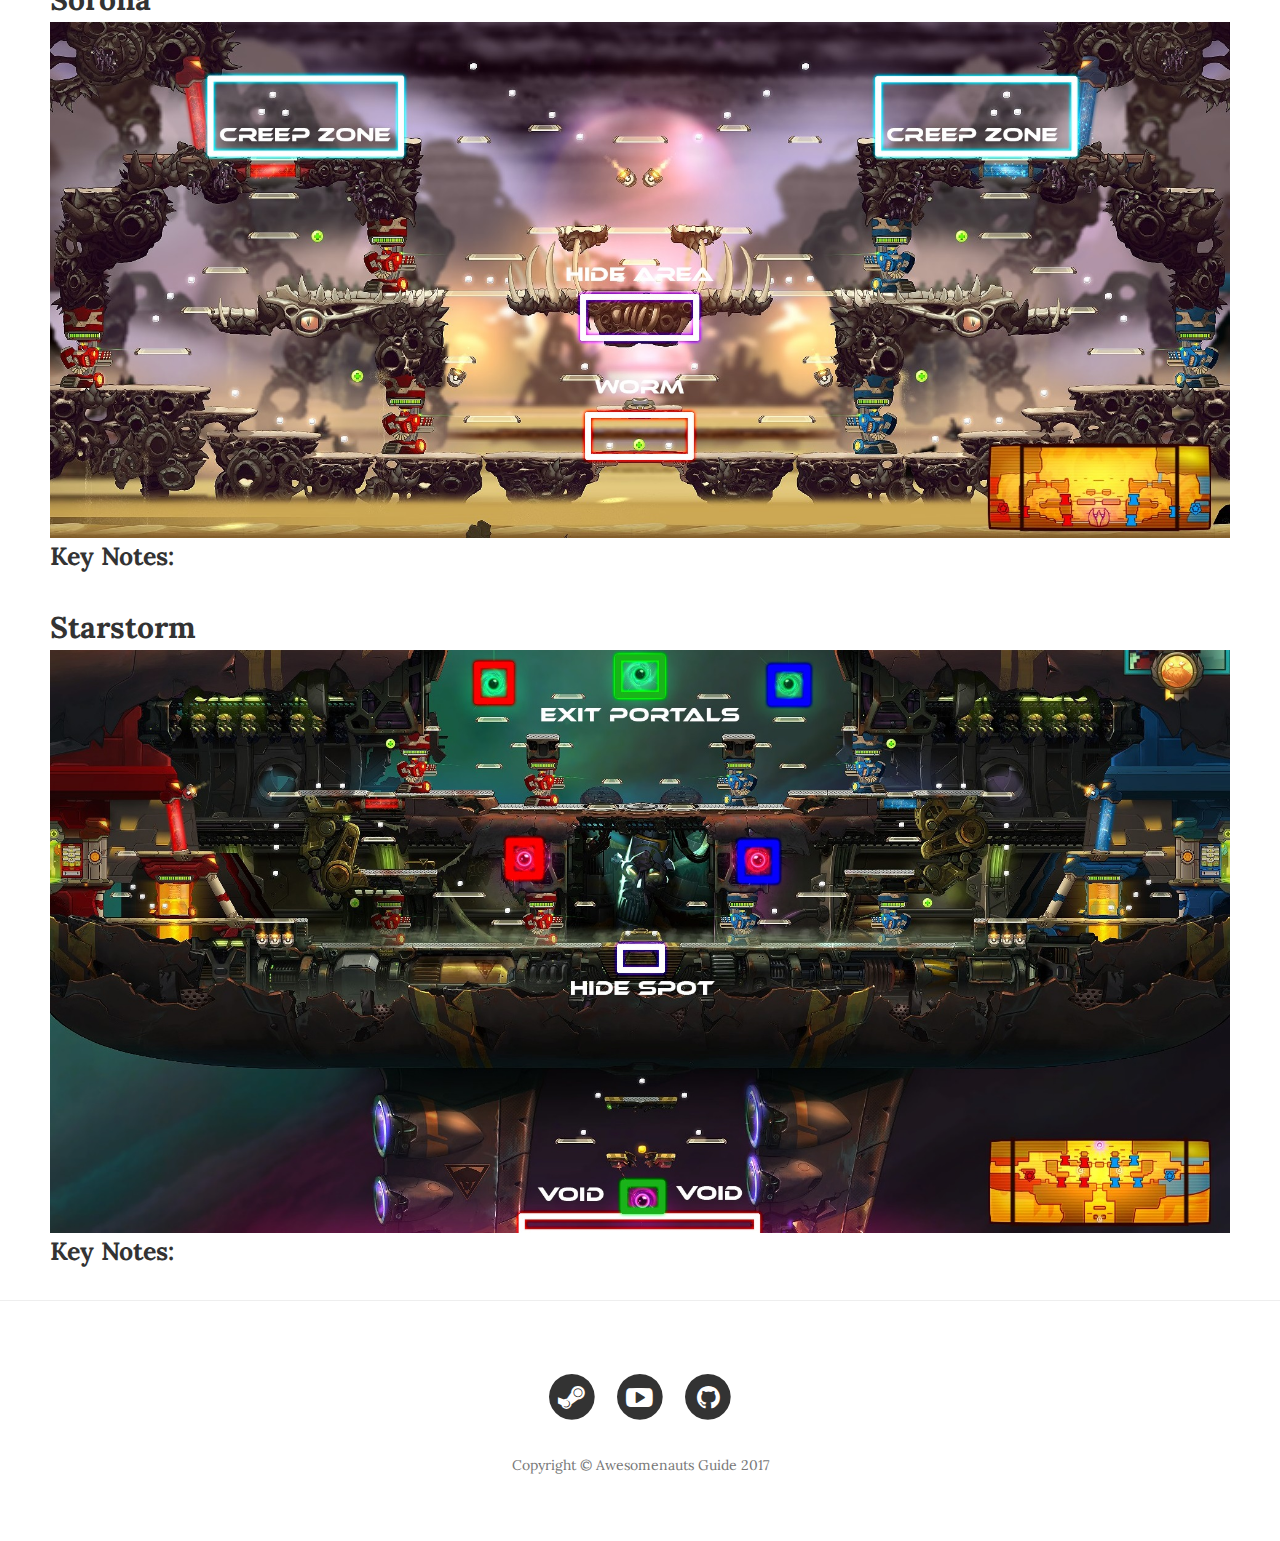
<file: maps.html>
<!DOCTYPE html>
<html lang="en">

<head>

    <meta charset="utf-8">
    <meta http-equiv="X-UA-Compatible" content="IE=edge">
    <meta name="viewport" content="width=device-width, initial-scale=1">
    <meta name="description" content="">
    <meta name="author" content="">

    <title>Maps</title>

    <!-- Bootstrap Core CSS -->
    <link href="vendor/bootstrap/css/bootstrap.min.css" rel="stylesheet">

    <!-- Theme CSS -->
    <link href="css/clean-blog.min.css" rel="stylesheet">

    <!-- Custom Fonts -->
    <link href="vendor/font-awesome/css/font-awesome.min.css" rel="stylesheet" type="text/css">
    <link href='https://fonts.googleapis.com/css?family=Lora:400,700,400italic,700italic' rel='stylesheet' type='text/css'>
    <link href='https://fonts.googleapis.com/css?family=Open+Sans:300italic,400italic,600italic,700italic,800italic,400,300,600,700,800' rel='stylesheet' type='text/css'>

    <!-- HTML5 Shim and Respond.js IE8 support of HTML5 elements and media queries -->
    <!-- WARNING: Respond.js doesn't work if you view the page via file:// -->
    <!--[if lt IE 9]>
        <script src="https://oss.maxcdn.com/libs/html5shiv/3.7.0/html5shiv.js"></script>
        <script src="https://oss.maxcdn.com/libs/respond.js/1.4.2/respond.min.js"></script>
    <![endif]-->
    <script src="https://ajax.googleapis.com/ajax/libs/jquery/3.2.1/jquery.min.js"></script>
    <style>
      /* Note: Try to remove the following lines to see the effect of CSS positioning */
        .affix {
            top: 0;
            width: 100%;
        }

        .affix + .container-fluid {
            padding-top: 70px;
        }
        #nav1{
            z-index:9999;
        }
    </style>
</head>

<body>

    <!-- Navigation -->
    <nav class="navbar navbar-default navbar-custom navbar-fixed-top">
        <div class="container-fluid">
            <!-- Brand and toggle get grouped for better mobile display -->
            <div class="navbar-header page-scroll">
                <button type="button" class="navbar-toggle" data-toggle="collapse" data-target="#bs-example-navbar-collapse-1">
                    <span class="sr-only">Toggle navigation</span>
                    Menu <i class="fa fa-bars"></i>
                </button>
                <a class="navbar-brand" href="index.html">Awesomenauts Guide</a>
            </div>

            <!-- Collect the nav links, forms, and other content for toggling -->
            <div class="collapse navbar-collapse" id="bs-example-navbar-collapse-1">
                <ul class="nav navbar-nav navbar-right">
                    <li>
                        <a href="index.html">Home</a>
                    </li>
                    <li>
                        <a href="about.html">About</a>
                    </li>
                    <li>
                        <a href="maps.html">Maps</a>
                    </li>
                    <li>
                        <a href="nauts.html">Nauts</a>
                    </li>
                    <li>
                        <a href="concepts.html">Game Concepts</a>
                    </li>
                    <li>
                        <a href="links.html">Links</a>
                    </li>
                    <li>
                        <a href="contact.html">Contact</a>
                    </li>
                </ul>
            </div>
            <!-- /.navbar-collapse -->
        </div>
        <!-- /.container -->
    </nav>

    <!-- Page Header -->
    <!-- Set your background image for this header on the line below. -->
    <header class="intro-header" style="background-image: url('img/AIStation.jpg')">
        <div class="container">
            <div class="row">
                <div class="col-lg-8 col-lg-offset-2 col-md-10 col-md-offset-1">
                    <div class="page-heading">
                        <h1>Maps</h1>
                        <hr class="small">
                        <span class="subheading">A detailed guide to each map</span>
                    </div>
                </div>
            </div>
        </div>
    </header>
    <nav id="nav1" class="navbar navbar-default" data-spy="affix" data-offset-top="497">
        <ul class="nav navbar-nav">
            <li class="active"><a href="maps.html">Maps</a></li>
        </ul>
        <ul class="nav navbar-nav navbar-right">
            <li><a href="#Aig">Aiguillon</a></li>
            <li><a href="#AI">AI Station 205</a></li>
            <li><a href="#Rib">Ribbit</a></li>
            <li><a href="#Sor">Sorona</a></li>
            <li><a href="#Star">Starstorm &nbsp;&nbsp;</a></li>
        </ul>
    </nav>
    <!-- Main Content -->
    <div class="container-fluid">
        <div class="row">
            <div class="col-lg-8 col-lg-offset-2 col-md-10 col-md-offset-1">
                <p>Maps in Awesomenauts consist of one upper lane and one lower lane, with two sets of turrets on each lane (except for Sorona, which only has one back turret). Each map has a different setup with its platforms, bouncepads, and hide areas, making it crucial for your success to understand key areas in the map. As a general rule though, the lower lane and areas around hide spots are the most dangerous, as enemies can surprise you suddenly.</p>
            </div>
        </div>
    </div>
    <p class="map" id="Aig"><b style="font-size:150%;">Aiguillon</b><br><img style="width:100%;height:auto;" src="img/Map%20Aiguillon.jpg"><br><b style="font-size:125%;">Key Notes:</b><br>&emsp;&emsp;The main feature of Aiguillon is the stealth orb that spawns in the center of the map. The orb provides invisibility for 30 seconds, or until the player that grabs it uses an ability or and auto-attack (AA). It spawns, first, as soon as any player gets close to the center, so the race for the stealth orb in the beginning is important. Afterwards, it spawns a minute after the stealth buff ends, whether that be by running out its timer or attacking. As a general rule, it is always good to call out if and which enemy has the stealth buff and to be careful when an enemy is stealthed.<br><br>&emsp;&emsp;Pay close attention to the main hide areas on this map that I've marked with purple rectangles. The bottom hide area is the one you should be the most careful about, if you are ambushed and trapped between two enemies in the middle of the bottom lane or in the hide area, it is almost always your death. In addition, when pushing the bottom lane, be careful of the hide area above the tower, as enemies can easily surprise you from there and bodyblock you by their tower. </p>
    
    <p class="map" id="AI"><b style="font-size:150%;">AI Station 205</b><br><img style="width:100%;height:auto;" src="img/Map%20AI%20Station%20205.jpg"><br><b style="font-size:125%;">Key Notes:</b><br>&emsp;&emsp;AI Station is an extremely large map, making pushing in the late game risky or difficult. This map has two main features: the fire that happens in the center zone, and the flying droid spawners by the second back turret on each side.</p>
    
    <p class="map" id="Rib"><b style="font-size:150%;">Ribbit</b><br><img style="width:100%;height:auto;" src="img/Map%20Ribbit.jpg"><br><b style="font-size:125%;">Key Notes:</b><br></p>
    
    <p class="map" id="Sor"><b style="font-size:150%;">Sorona</b><br><img style="width:100%;height:auto;" src="img/Map%20Sorona.jpg"><br><b style="font-size:125%;">Key Notes:</b><br></p>
    
    <p class="map" id="Star"><b style="font-size:150%;">Starstorm</b><br><img style="width:100%;height:auto;" src="img/Map%20Starstorm.jpg"><br><b style="font-size:125%;">Key Notes:</b><br></p>
    <hr>

    <!-- Footer -->
    <footer>
        <div class="container">
            <div class="row">
                <div class="col-lg-8 col-lg-offset-2 col-md-10 col-md-offset-1">
                    <ul class="list-inline text-center">
                        <li>
                            <a href="http://steamcommunity.com/id/Evlconqerer">
                                <span class="fa-stack fa-lg">
                                    <i class="fa fa-circle fa-stack-2x"></i>
                                    <i class="fa fa-steam fa-stack-1x fa-inverse"></i>
                                </span>
                            </a>
                        </li>
                        <li>
                            <a href="https://www.youtube.com/channel/UCYet9cDvnpNhZdE8vqAyo9Q">
                                <span class="fa-stack fa-lg">
                                    <i class="fa fa-circle fa-stack-2x"></i>
                                    <i class="fa fa-youtube-play fa-stack-1x fa-inverse"></i>
                                </span>
                            </a>
                        </li>
                        <li>
                            <a href="https://github.com/AwesomenautsGuide/awesomenautsguide.github.io">
                                <span class="fa-stack fa-lg">
                                    <i class="fa fa-circle fa-stack-2x"></i>
                                    <i class="fa fa-github fa-stack-1x fa-inverse"></i>
                                </span>
                            </a>
                        </li>
                    </ul>
                    <p class="copyright text-muted">Copyright &copy; Awesomenauts Guide 2017</p>
                </div>
            </div>
        </div>
    </footer>

    <!-- jQuery -->
    <script src="vendor/jquery/jquery.min.js"></script>

    <!-- Bootstrap Core JavaScript -->
    <script src="vendor/bootstrap/js/bootstrap.min.js"></script>

    <!-- Contact Form JavaScript -->
    <script src="js/jqBootstrapValidation.js"></script>
    <script src="js/contact_me.js"></script>

    <!-- Theme JavaScript -->
    <script src="js/clean-blog.min.js"></script>

</body>

</html>
</file>
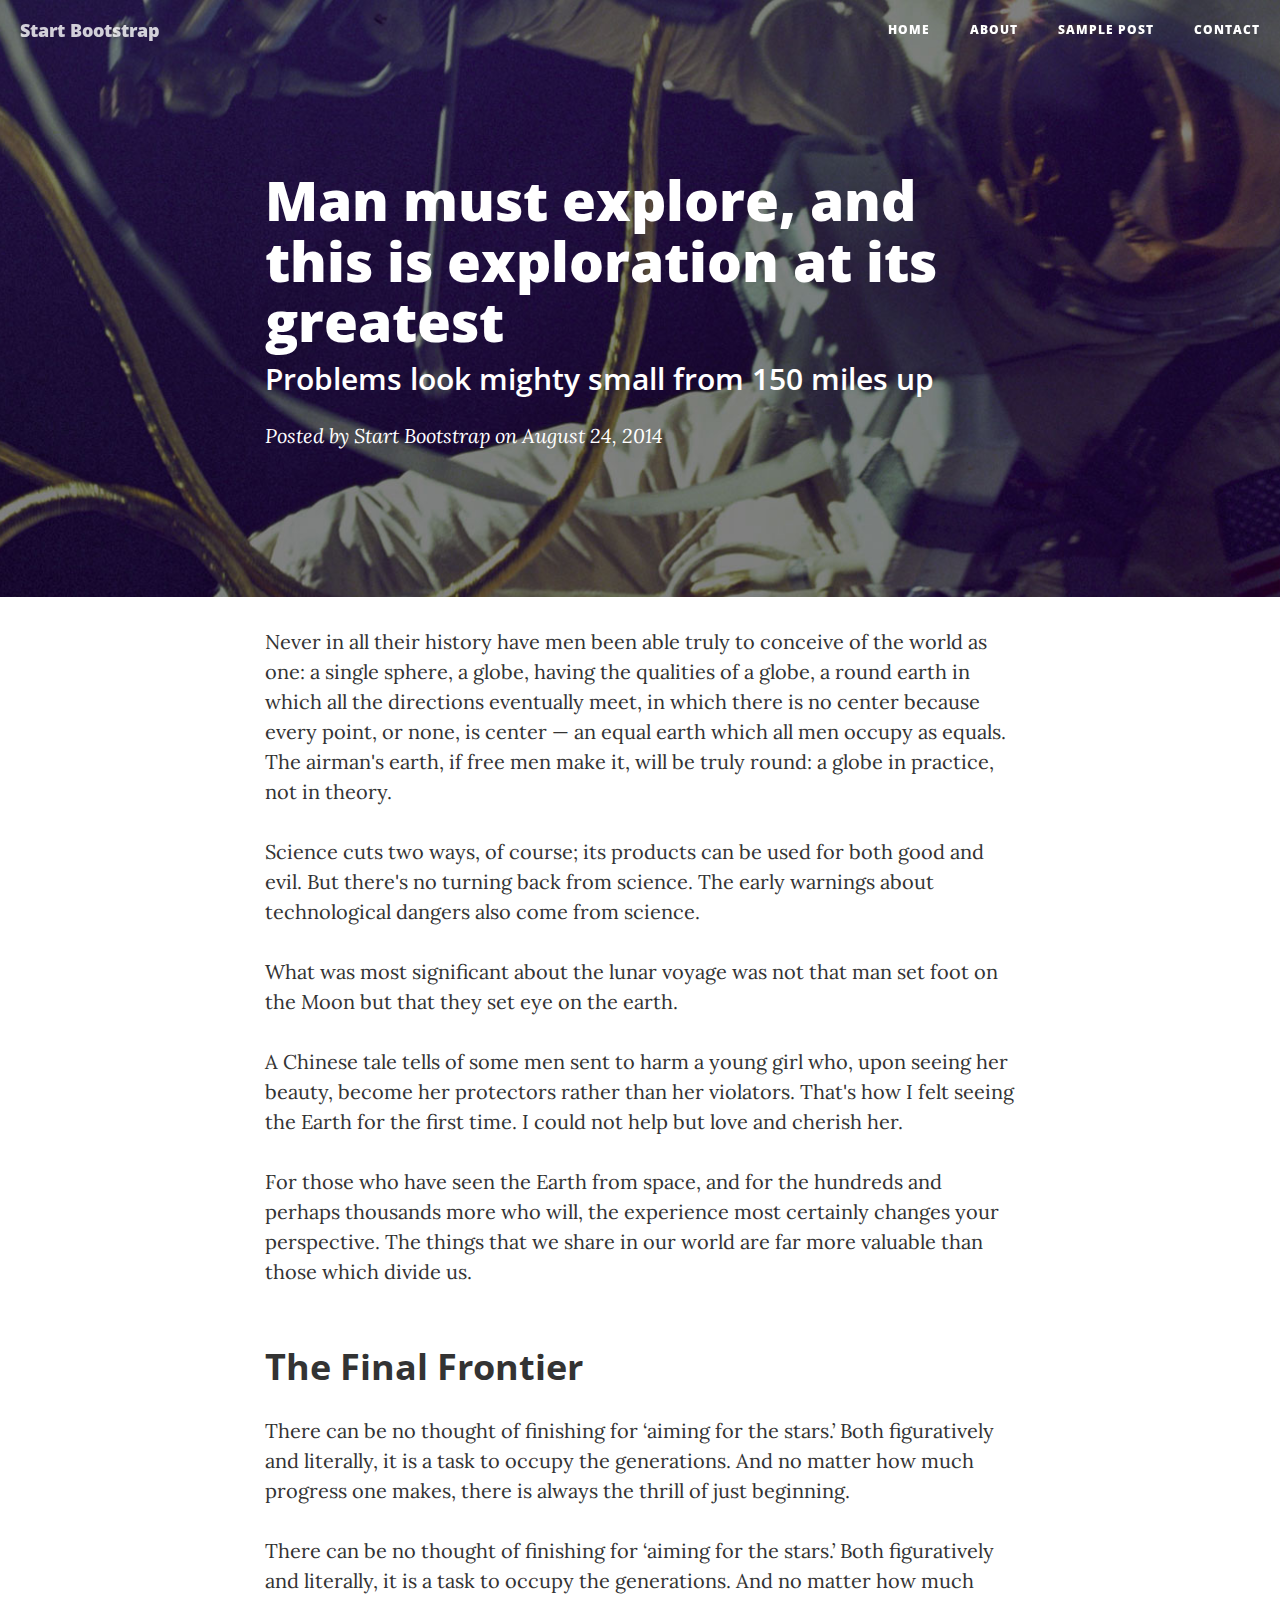
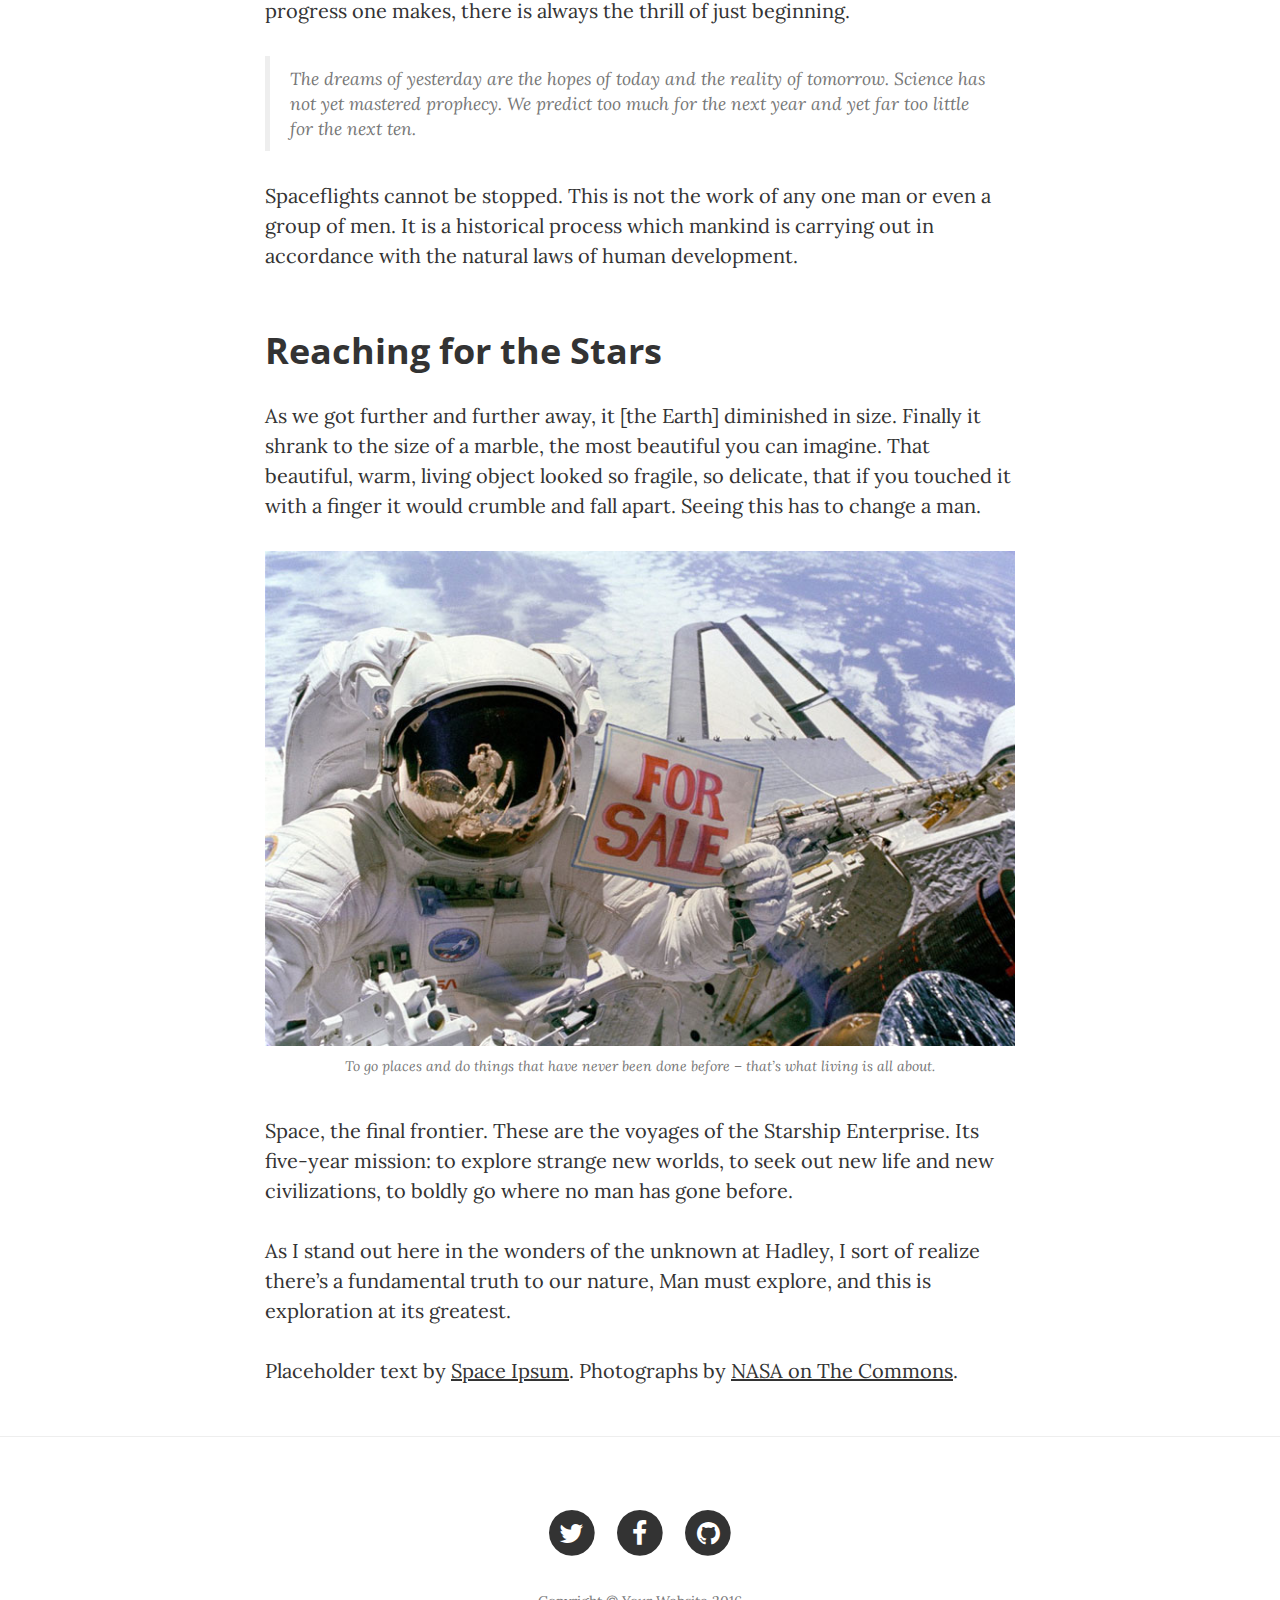
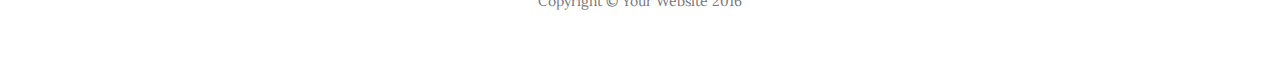
<file: post.html>
<!DOCTYPE html>
<html lang="en">

<head>

    <meta charset="utf-8">
    <meta http-equiv="X-UA-Compatible" content="IE=edge">
    <meta name="viewport" content="width=device-width, initial-scale=1">
    <meta name="description" content="">
    <meta name="author" content="">

    <title>Clean Blog - Sample Post</title>

    <!-- Bootstrap Core CSS -->
    <link href="vendor/bootstrap/css/bootstrap.min.css" rel="stylesheet">

    <!-- Theme CSS -->
    <link href="css/clean-blog.min.css" rel="stylesheet">

    <!-- Custom Fonts -->
    <link href="vendor/font-awesome/css/font-awesome.min.css" rel="stylesheet" type="text/css">
    <link href='https://fonts.googleapis.com/css?family=Lora:400,700,400italic,700italic' rel='stylesheet' type='text/css'>
    <link href='https://fonts.googleapis.com/css?family=Open+Sans:300italic,400italic,600italic,700italic,800italic,400,300,600,700,800' rel='stylesheet' type='text/css'>

    <!-- HTML5 Shim and Respond.js IE8 support of HTML5 elements and media queries -->
    <!-- WARNING: Respond.js doesn't work if you view the page via file:// -->
    <!--[if lt IE 9]>
        <script src="https://oss.maxcdn.com/libs/html5shiv/3.7.0/html5shiv.js"></script>
        <script src="https://oss.maxcdn.com/libs/respond.js/1.4.2/respond.min.js"></script>
    <![endif]-->

</head>

<body>

    <!-- Navigation -->
    <nav class="navbar navbar-default navbar-custom navbar-fixed-top">
        <div class="container-fluid">
            <!-- Brand and toggle get grouped for better mobile display -->
            <div class="navbar-header page-scroll">
                <button type="button" class="navbar-toggle" data-toggle="collapse" data-target="#bs-example-navbar-collapse-1">
                    <span class="sr-only">Toggle navigation</span>
                    Menu <i class="fa fa-bars"></i>
                </button>
                <a class="navbar-brand" href="index.html">Start Bootstrap</a>
            </div>

            <!-- Collect the nav links, forms, and other content for toggling -->
            <div class="collapse navbar-collapse" id="bs-example-navbar-collapse-1">
                <ul class="nav navbar-nav navbar-right">
                    <li>
                        <a href="index.html">Home</a>
                    </li>
                    <li>
                        <a href="about.html">About</a>
                    </li>
                    <li>
                        <a href="post.html">Sample Post</a>
                    </li>
                    <li>
                        <a href="contact.html">Contact</a>
                    </li>
                </ul>
            </div>
            <!-- /.navbar-collapse -->
        </div>
        <!-- /.container -->
    </nav>

    <!-- Page Header -->
    <!-- Set your background image for this header on the line below. -->
    <header class="intro-header" style="background-image: url('img/post-bg.jpg')">
        <div class="container">
            <div class="row">
                <div class="col-lg-8 col-lg-offset-2 col-md-10 col-md-offset-1">
                    <div class="post-heading">
                        <h1>Man must explore, and this is exploration at its greatest</h1>
                        <h2 class="subheading">Problems look mighty small from 150 miles up</h2>
                        <span class="meta">Posted by <a href="#">Start Bootstrap</a> on August 24, 2014</span>
                    </div>
                </div>
            </div>
        </div>
    </header>

    <!-- Post Content -->
    <article>
        <div class="container">
            <div class="row">
                <div class="col-lg-8 col-lg-offset-2 col-md-10 col-md-offset-1">
                    <p>Never in all their history have men been able truly to conceive of the world as one: a single sphere, a globe, having the qualities of a globe, a round earth in which all the directions eventually meet, in which there is no center because every point, or none, is center — an equal earth which all men occupy as equals. The airman's earth, if free men make it, will be truly round: a globe in practice, not in theory.</p>

                    <p>Science cuts two ways, of course; its products can be used for both good and evil. But there's no turning back from science. The early warnings about technological dangers also come from science.</p>

                    <p>What was most significant about the lunar voyage was not that man set foot on the Moon but that they set eye on the earth.</p>

                    <p>A Chinese tale tells of some men sent to harm a young girl who, upon seeing her beauty, become her protectors rather than her violators. That's how I felt seeing the Earth for the first time. I could not help but love and cherish her.</p>

                    <p>For those who have seen the Earth from space, and for the hundreds and perhaps thousands more who will, the experience most certainly changes your perspective. The things that we share in our world are far more valuable than those which divide us.</p>

                    <h2 class="section-heading">The Final Frontier</h2>

                    <p>There can be no thought of finishing for ‘aiming for the stars.’ Both figuratively and literally, it is a task to occupy the generations. And no matter how much progress one makes, there is always the thrill of just beginning.</p>

                    <p>There can be no thought of finishing for ‘aiming for the stars.’ Both figuratively and literally, it is a task to occupy the generations. And no matter how much progress one makes, there is always the thrill of just beginning.</p>

                    <blockquote>The dreams of yesterday are the hopes of today and the reality of tomorrow. Science has not yet mastered prophecy. We predict too much for the next year and yet far too little for the next ten.</blockquote>

                    <p>Spaceflights cannot be stopped. This is not the work of any one man or even a group of men. It is a historical process which mankind is carrying out in accordance with the natural laws of human development.</p>

                    <h2 class="section-heading">Reaching for the Stars</h2>

                    <p>As we got further and further away, it [the Earth] diminished in size. Finally it shrank to the size of a marble, the most beautiful you can imagine. That beautiful, warm, living object looked so fragile, so delicate, that if you touched it with a finger it would crumble and fall apart. Seeing this has to change a man.</p>

                    <a href="#">
                        <img class="img-responsive" src="img/post-sample-image.jpg" alt="">
                    </a>
                    <span class="caption text-muted">To go places and do things that have never been done before – that’s what living is all about.</span>

                    <p>Space, the final frontier. These are the voyages of the Starship Enterprise. Its five-year mission: to explore strange new worlds, to seek out new life and new civilizations, to boldly go where no man has gone before.</p>

                    <p>As I stand out here in the wonders of the unknown at Hadley, I sort of realize there’s a fundamental truth to our nature, Man must explore, and this is exploration at its greatest.</p>

                    <p>Placeholder text by <a href="http://spaceipsum.com/">Space Ipsum</a>. Photographs by <a href="https://www.flickr.com/photos/nasacommons/">NASA on The Commons</a>.</p>
                </div>
            </div>
        </div>
    </article>

    <hr>

    <!-- Footer -->
    <footer>
        <div class="container">
            <div class="row">
                <div class="col-lg-8 col-lg-offset-2 col-md-10 col-md-offset-1">
                    <ul class="list-inline text-center">
                        <li>
                            <a href="#">
                                <span class="fa-stack fa-lg">
                                    <i class="fa fa-circle fa-stack-2x"></i>
                                    <i class="fa fa-twitter fa-stack-1x fa-inverse"></i>
                                </span>
                            </a>
                        </li>
                        <li>
                            <a href="#">
                                <span class="fa-stack fa-lg">
                                    <i class="fa fa-circle fa-stack-2x"></i>
                                    <i class="fa fa-facebook fa-stack-1x fa-inverse"></i>
                                </span>
                            </a>
                        </li>
                        <li>
                            <a href="#">
                                <span class="fa-stack fa-lg">
                                    <i class="fa fa-circle fa-stack-2x"></i>
                                    <i class="fa fa-github fa-stack-1x fa-inverse"></i>
                                </span>
                            </a>
                        </li>
                    </ul>
                    <p class="copyright text-muted">Copyright &copy; Your Website 2016</p>
                </div>
            </div>
        </div>
    </footer>

    <!-- jQuery -->
    <script src="vendor/jquery/jquery.min.js"></script>

    <!-- Bootstrap Core JavaScript -->
    <script src="vendor/bootstrap/js/bootstrap.min.js"></script>

    <!-- Contact Form JavaScript -->
    <script src="js/jqBootstrapValidation.js"></script>
    <script src="js/contact_me.js"></script>

    <!-- Theme JavaScript -->
    <script src="js/clean-blog.min.js"></script>

</body>

</html>
</file>
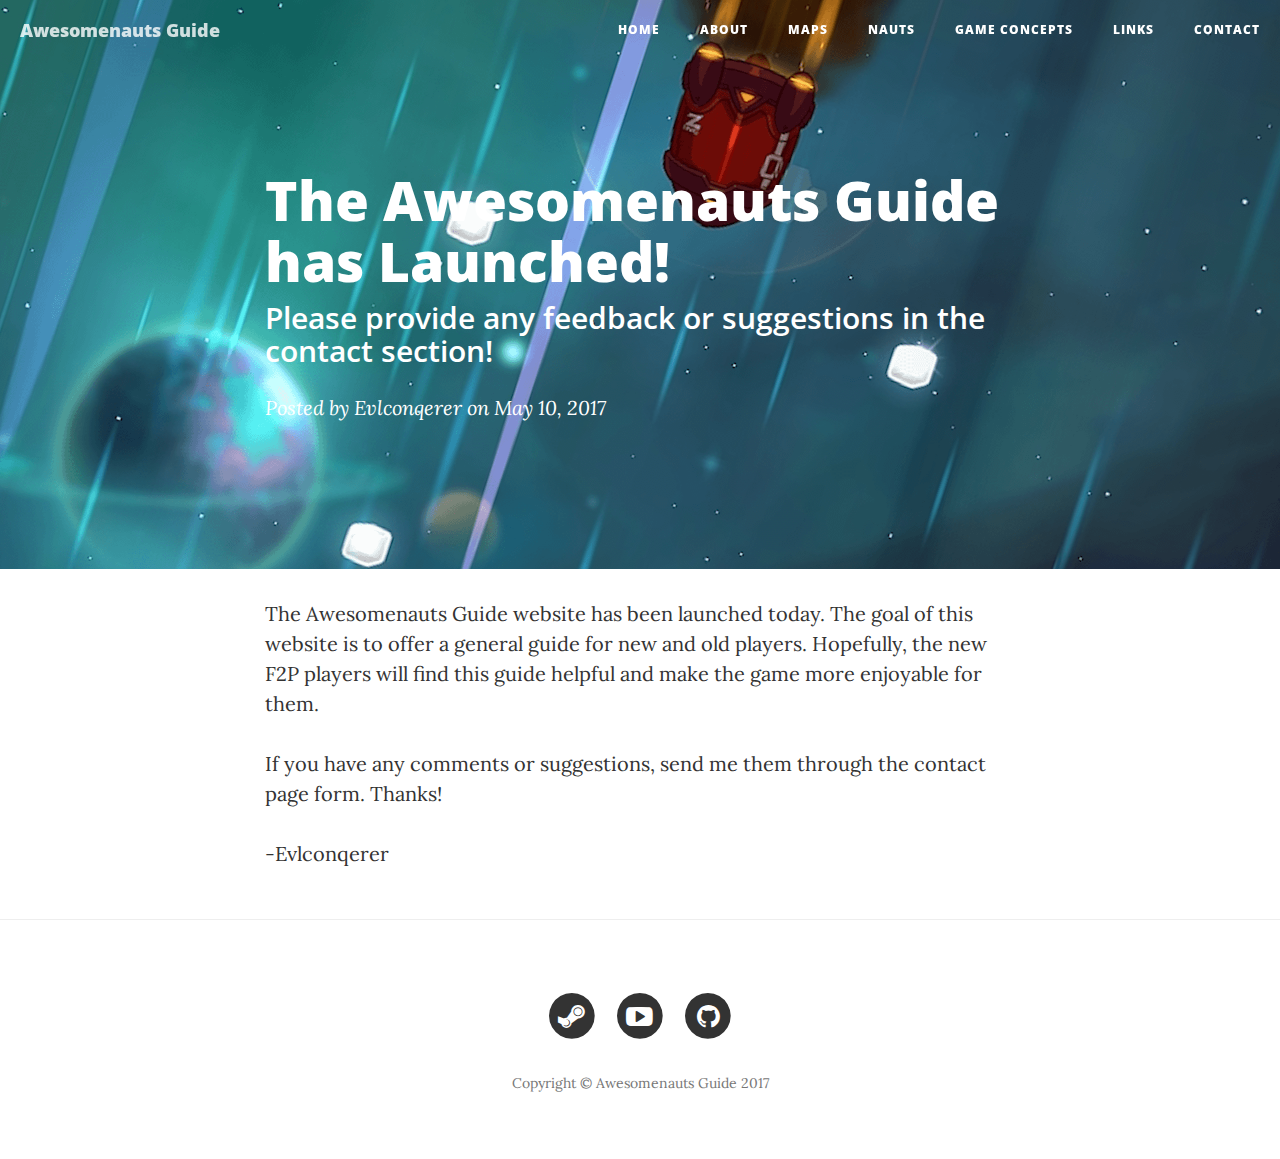
<file: post1.html>
<!DOCTYPE html>
<html lang="en">

<head>

    <meta charset="utf-8">
    <meta http-equiv="X-UA-Compatible" content="IE=edge">
    <meta name="viewport" content="width=device-width, initial-scale=1">
    <meta name="description" content="">
    <meta name="author" content="">

    <title>The Awesomenauts Guide has Launched!</title>

    <!-- Bootstrap Core CSS -->
    <link href="vendor/bootstrap/css/bootstrap.min.css" rel="stylesheet">

    <!-- Theme CSS -->
    <link href="css/clean-blog.min.css" rel="stylesheet">

    <!-- Custom Fonts -->
    <link href="vendor/font-awesome/css/font-awesome.min.css" rel="stylesheet" type="text/css">
    <link href='https://fonts.googleapis.com/css?family=Lora:400,700,400italic,700italic' rel='stylesheet' type='text/css'>
    <link href='https://fonts.googleapis.com/css?family=Open+Sans:300italic,400italic,600italic,700italic,800italic,400,300,600,700,800' rel='stylesheet' type='text/css'>

    <!-- HTML5 Shim and Respond.js IE8 support of HTML5 elements and media queries -->
    <!-- WARNING: Respond.js doesn't work if you view the page via file:// -->
    <!--[if lt IE 9]>
        <script src="https://oss.maxcdn.com/libs/html5shiv/3.7.0/html5shiv.js"></script>
        <script src="https://oss.maxcdn.com/libs/respond.js/1.4.2/respond.min.js"></script>
    <![endif]-->

</head>

<body>

    <!-- Navigation -->
    <nav class="navbar navbar-default navbar-custom navbar-fixed-top">
        <div class="container-fluid">
            <!-- Brand and toggle get grouped for better mobile display -->
            <div class="navbar-header page-scroll">
                <button type="button" class="navbar-toggle" data-toggle="collapse" data-target="#bs-example-navbar-collapse-1">
                    <span class="sr-only">Toggle navigation</span>
                    Menu <i class="fa fa-bars"></i>
                </button>
                <a class="navbar-brand" href="index.html">Awesomenauts Guide</a>
            </div>

            <!-- Collect the nav links, forms, and other content for toggling -->
            <div class="collapse navbar-collapse" id="bs-example-navbar-collapse-1">
                <ul class="nav navbar-nav navbar-right">
                    <li>
                        <a href="index.html">Home</a>
                    </li>
                    <li>
                        <a href="about.html">About</a>
                    </li>
                    <li>
                        <a href="maps.html">Maps</a>
                    </li>
                    <li>
                        <a href="nauts.html">Nauts</a>
                    </li>
                    <li>
                        <a href="concepts.html">Game Concepts</a>
                    </li>
                    <li>
                        <a href="links.html">Links</a>
                    </li>
                    <li>
                        <a href="contact.html">Contact</a>
                    </li>
                </ul>
            </div>
            <!-- /.navbar-collapse -->
        </div>
        <!-- /.container -->
    </nav>

    <!-- Page Header -->
    <!-- Set your background image for this header on the line below. -->
    <header class="intro-header" style="background-image: url('img/DroppodLaunch.png')">
        <div class="container">
            <div class="row">
                <div class="col-lg-8 col-lg-offset-2 col-md-10 col-md-offset-1">
                    <div class="post-heading">
                        <h1>The Awesomenauts Guide has Launched!</h1>
                        <h2 class="subheading">Please provide any feedback or suggestions in the contact section!</h2>
                        <span class="meta">Posted by <a href="#">Evlconqerer</a> on May 10, 2017</span>
                    </div>
                </div>
            </div>
        </div>
    </header>

    <!-- Post Content -->
    <article>
        <div class="container">
            <div class="row">
                <div class="col-lg-8 col-lg-offset-2 col-md-10 col-md-offset-1">
                    <p>The Awesomenauts Guide website has been launched today. The goal of this website is to offer a general guide for new and old players. Hopefully, the new F2P players will find this guide helpful and make the game more enjoyable for them.</p>

                    <p>If you have any comments or suggestions, send me them through the contact page form. Thanks!</p>
                    
                    <p>-Evlconqerer</p>
                </div>
            </div>
        </div>
    </article>

    <hr>

    <!-- Footer -->
    <footer>
        <div class="container">
            <div class="row">
                <div class="col-lg-8 col-lg-offset-2 col-md-10 col-md-offset-1">
                    <ul class="list-inline text-center">
                        <li>
                            <a href="http://steamcommunity.com/id/Evlconqerer">
                                <span class="fa-stack fa-lg">
                                    <i class="fa fa-circle fa-stack-2x"></i>
                                    <i class="fa fa-steam fa-stack-1x fa-inverse"></i>
                                </span>
                            </a>
                        </li>
                        <li>
                            <a href="https://www.youtube.com/channel/UCYet9cDvnpNhZdE8vqAyo9Q">
                                <span class="fa-stack fa-lg">
                                    <i class="fa fa-circle fa-stack-2x"></i>
                                    <i class="fa fa-youtube-play fa-stack-1x fa-inverse"></i>
                                </span>
                            </a>
                        </li>
                        <li>
                            <a href="https://github.com/AwesomenautsGuide/awesomenautsguide.github.io">
                                <span class="fa-stack fa-lg">
                                    <i class="fa fa-circle fa-stack-2x"></i>
                                    <i class="fa fa-github fa-stack-1x fa-inverse"></i>
                                </span>
                            </a>
                        </li>
                    </ul>
                    <p class="copyright text-muted">Copyright &copy; Awesomenauts Guide 2017</p>
                </div>
            </div>
        </div>
    </footer>

    <!-- jQuery -->
    <script src="vendor/jquery/jquery.min.js"></script>

    <!-- Bootstrap Core JavaScript -->
    <script src="vendor/bootstrap/js/bootstrap.min.js"></script>

    <!-- Contact Form JavaScript -->
    <script src="js/jqBootstrapValidation.js"></script>
    <script src="js/contact_me.js"></script>

    <!-- Theme JavaScript -->
    <script src="js/clean-blog.min.js"></script>

</body>

</html>
</file>
<file: css/clean-blog.min.css>
/*!
 * Start Bootstrap - Clean Blog v3.3.7+1 (http://startbootstrap.com/template-overviews/clean-blog)
 * Copyright 2013-2017 Start Bootstrap
 * Licensed under MIT (https://github.com/BlackrockDigital/startbootstrap/blob/gh-pages/LICENSE)
 */a,body{color:#333}.navbar-custom .nav li a,.navbar-custom .navbar-brand,h1,h2,h3,h4,h5,h6{font-weight:800}.caption,.intro-header .page-heading,.intro-header .site-heading,footer .copyright{text-align:center}body{font-family:Lora,'Times New Roman',serif;font-size:20px;-webkit-tap-highlight-color:#0085A1}.intro-header .page-heading .subheading,.intro-header .post-heading .subheading,.intro-header .site-heading .subheading,.navbar-custom,h1,h2,h3,h4,h5,h6{font-family:'Open Sans','Helvetica Neue',Helvetica,Arial,sans-serif}p{line-height:1.5;margin:30px 0}p a{text-decoration:underline}a:focus,a:hover{color:#0085A1}a img:focus,a img:hover{cursor:zoom-in}blockquote{color:#777;font-style:italic}hr.small{max-width:100px;margin:15px auto;border-width:4px;border-color:#fff}.navbar-custom{position:absolute;top:0;left:0;width:100%;z-index:3}.navbar-custom .navbar-header .navbar-toggle{color:#777;font-weight:800;text-transform:uppercase;font-size:12px}.navbar-custom .nav li a{text-transform:uppercase;font-size:12px;letter-spacing:1px}@media only screen and (min-width:768px){.navbar-custom{background:0 0;border-bottom:1px solid transparent}.navbar-custom .navbar-brand{color:#fff;padding:20px}.navbar-custom .navbar-brand:focus,.navbar-custom .navbar-brand:hover{color:rgba(255,255,255,.8)}.navbar-custom .nav li a{color:#fff;padding:20px}.navbar-custom .nav li a:focus,.navbar-custom .nav li a:hover{color:rgba(255,255,255,.8)}.navbar-custom .nav li ul.dropdown-menu a{color:#333}.navbar-custom .nav li ul.dropdown-menu a:focus,.navbar-custom .nav li ul.dropdown-menu a:hover{color:#0085A1}}@media only screen and (min-width:1170px){.navbar-custom{-webkit-transition:background-color .3s;-moz-transition:background-color .3s;transition:background-color .3s;-webkit-transform:translate3d(0,0,0);-moz-transform:translate3d(0,0,0);-ms-transform:translate3d(0,0,0);-o-transform:translate3d(0,0,0);transform:translate3d(0,0,0);-webkit-backface-visibility:hidden;backface-visibility:hidden}.navbar-custom.is-fixed{position:fixed;top:-61px;background-color:rgba(255,255,255,.9);border-bottom:1px solid #f2f2f2;-webkit-transition:-webkit-transform .3s;-moz-transition:-moz-transform .3s;transition:transform .3s}.navbar-custom.is-fixed .navbar-brand{color:#333}.navbar-custom.is-fixed .navbar-brand:focus,.navbar-custom.is-fixed .navbar-brand:hover{color:#0085A1}.navbar-custom.is-fixed .nav li a{color:#333}.navbar-custom.is-fixed .nav li a:focus,.navbar-custom.is-fixed .nav li a:hover{color:#0085A1}.navbar-custom.is-visible{-webkit-transform:translate3d(0,100%,0);-moz-transform:translate3d(0,100%,0);-ms-transform:translate3d(0,100%,0);-o-transform:translate3d(0,100%,0);transform:translate3d(0,100%,0)}}.intro-header{background:center center no-repeat;-webkit-background-size:cover;-moz-background-size:cover;background-size:cover;-o-background-size:cover;margin-bottom:0px}.intro-header .page-heading,.intro-header .post-heading,.intro-header .site-heading{padding:100px 0 50px;color:#fff}.intro-header .page-heading h1,.intro-header .site-heading h1{margin-top:0;font-size:50px}.intro-header .page-heading .subheading,.intro-header .site-heading .subheading{font-size:24px;line-height:1.1;display:block;font-weight:300;margin:10px 0 0}@media only screen and (min-width:768px){.intro-header .page-heading,.intro-header .post-heading,.intro-header .site-heading{padding:150px 0}.intro-header .page-heading h1,.intro-header .site-heading h1{font-size:80px}}.intro-header .post-heading h1{font-size:35px}.intro-header .post-heading .meta,.intro-header .post-heading .subheading{line-height:1.1;display:block}.intro-header .post-heading .subheading{font-size:24px;margin:10px 0 30px;font-weight:600}.intro-header .post-heading .meta{font-family:Lora,'Times New Roman',serif;font-style:italic;font-weight:300;font-size:20px}.intro-header .post-heading .meta a{color:#fff}@media only screen and (min-width:768px){.intro-header .post-heading h1{font-size:55px}.intro-header .post-heading .subheading{font-size:30px}}.post-preview>a{color:#333}.post-preview>a:focus,.post-preview>a:hover{text-decoration:none;color:#0085A1}.post-preview>a>.post-title{font-size:30px;margin-top:30px;margin-bottom:10px}.post-preview>a>.post-subtitle{margin:0 0 10px;font-weight:300}.post-preview>.post-meta{color:#777;font-size:18px;font-style:italic;margin-top:0}.post-preview>.post-meta>a{text-decoration:none;color:#333}.post-preview>.post-meta>a:focus,.post-preview>.post-meta>a:hover{color:#0085A1;text-decoration:underline}@media only screen and (min-width:768px){.post-preview>a>.post-title{font-size:36px}}.section-heading{font-size:36px;margin-top:60px;font-weight:700}.btn,.pager li>a,.pager li>span{font-family:'Open Sans','Helvetica Neue',Helvetica,Arial,sans-serif;text-transform:uppercase;font-weight:800;letter-spacing:1px}.caption{font-size:14px;padding:10px;font-style:italic;margin:0;display:block;border-bottom-right-radius:5px;border-bottom-left-radius:5px}footer{padding:50px 0 65px}footer .list-inline{margin:0;padding:0}footer .copyright{font-size:14px;margin-bottom:0}.floating-label-form-group{font-size:14px;position:relative;margin-bottom:0;padding-bottom:.5em;border-bottom:1px solid #eee}.floating-label-form-group input,.floating-label-form-group textarea{z-index:1;position:relative;padding-right:0;padding-left:0;border:none;border-radius:0;font-size:1.5em;background:0 0;box-shadow:none!important;resize:none}.floating-label-form-group label{display:block;z-index:0;position:relative;top:2em;margin:0;font-size:.85em;line-height:1.764705882em;vertical-align:middle;vertical-align:baseline;opacity:0;-webkit-transition:top .3s ease,opacity .3s ease;-moz-transition:top .3s ease,opacity .3s ease;-ms-transition:top .3s ease,opacity .3s ease;transition:top .3s ease,opacity .3s ease}.floating-label-form-group::not(:first-child){padding-left:14px;border-left:1px solid #eee}.floating-label-form-group-with-value label{top:0;opacity:1}.floating-label-form-group-with-focus label{color:#0085A1}form .row:first-child .floating-label-form-group{border-top:1px solid #eee}.btn{font-size:14px;border-radius:0;padding:15px 25px}.btn-lg{font-size:16px;padding:25px 35px}.btn-default:focus,.btn-default:hover{background-color:#0085A1;border:1px solid #0085A1;color:#fff}.pager{margin:20px 0 0}.pager li>a,.pager li>span{font-size:14px;padding:15px 25px;background-color:#fff;border-radius:0}.pager li>a:focus,.pager li>a:hover{color:#fff;background-color:#0085A1;border:1px solid #0085A1}.pager .disabled>a,.pager .disabled>a:focus,.pager .disabled>a:hover,.pager .disabled>span{color:#777;background-color:#333;cursor:not-allowed}::-moz-selection{color:#fff;text-shadow:none;background:#0085A1}::selection{color:#fff;text-shadow:none;background:#0085A1}img::selection{color:#fff;background:0 0}img::-moz-selection{color:#fff;background:0 0}td{padding: 5px;}table{margin-left:auto;margin-right:auto;margin-top:50px;}.map{margin-left:50px;margin-right:50px;}#nav2{position:fixed;top:0px;width:100%;z-index:9999;display:none;}
</file>
